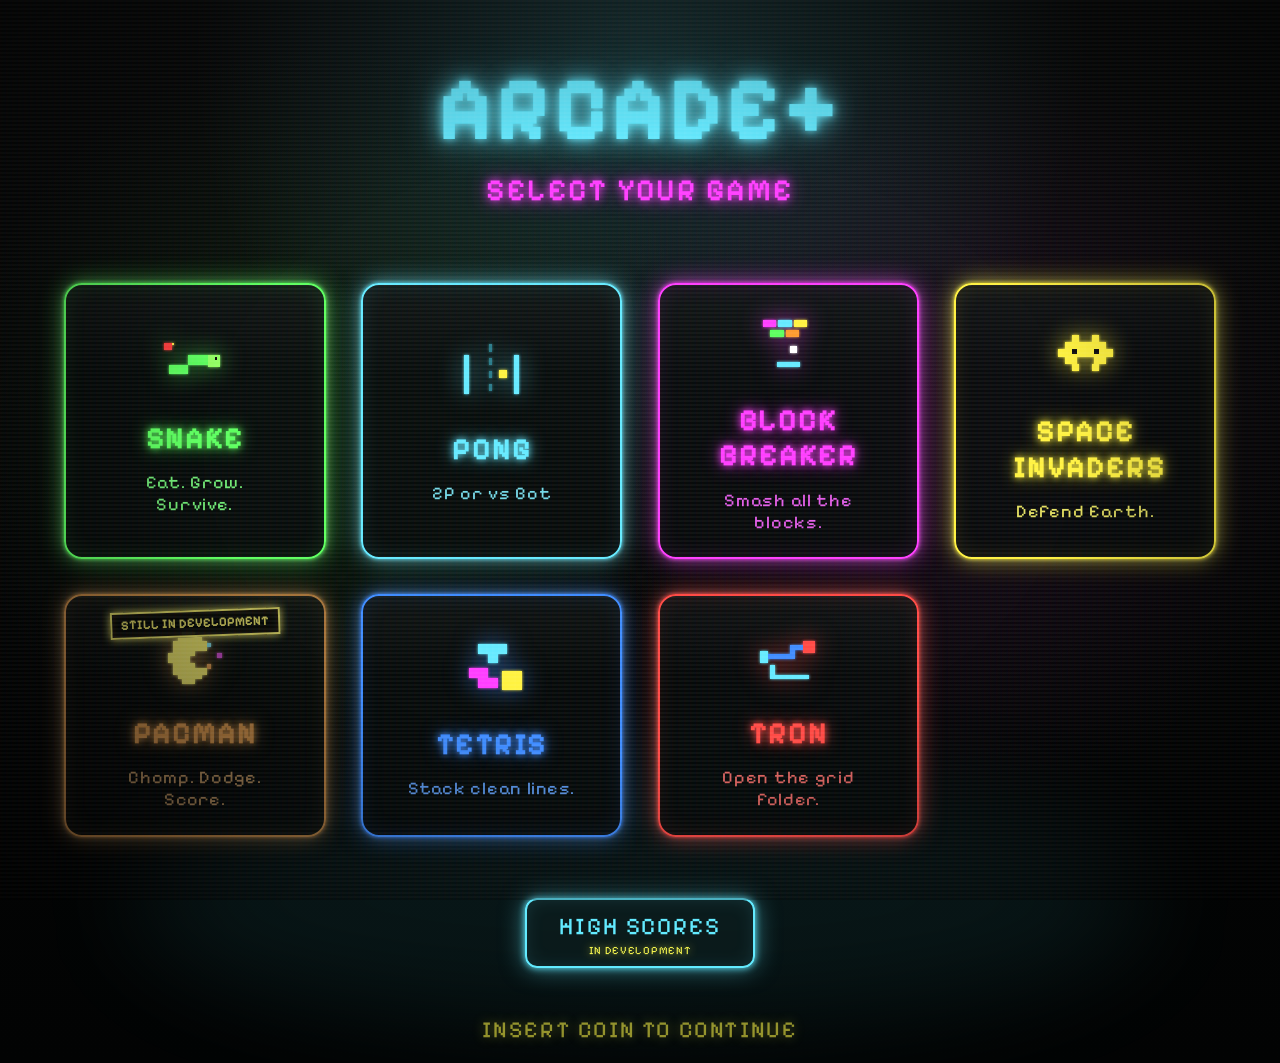
<file: index.html>
<!doctype html>
<html lang="en">
  <head>
    <meta charset="UTF-8" />
    <meta name="viewport" content="width=device-width, initial-scale=1.0" />
    <title>Arcade+</title>
    <link rel="preconnect" href="https://fonts.googleapis.com" />
    <link rel="preconnect" href="https://fonts.gstatic.com" crossorigin />
    <link
      href="https://fonts.googleapis.com/css2?family=Pixelify+Sans:wght@400..700&display=swap"
      rel="stylesheet"
    />
    <link rel="stylesheet" href="styles.css" />
  </head>
  <body>
    <main class="arcade-shell">
      <div class="crt-glow" aria-hidden="true"></div>

      <section id="launcherView" class="launcher-view" data-launcher-view="home">
        <header class="hero">
          <p class="kicker">ARCADE+</p>
          <h1>SELECT YOUR GAME</h1>
        </header>

        <section class="game-grid" aria-label="Game launcher">
          <a class="game-card card-green" href="snake/index.html">
            <img src="assets/images/snake.svg" alt="" class="game-icon" onerror="this.hidden=true" />
            <span class="game-title">Snake</span>
            <span class="game-copy">Eat. Grow. Survive.</span>
          </a>

          <a class="game-card card-cyan" href="Pong/index.html">
            <img src="assets/images/pong.svg" alt="" class="game-icon" onerror="this.hidden=true" />
            <span class="game-title">Pong</span>
            <span class="game-copy">2P or vs Bot</span>
          </a>

          <a class="game-card card-pink" href="Breaker/index.html">
            <img src="assets/images/breaker.svg" alt="" class="game-icon" onerror="this.hidden=true" />
            <span class="game-title">Block Breaker</span>
            <span class="game-copy">Smash all the blocks.</span>
          </a>

          <a class="game-card card-yellow" href="Space_invaders/index.html">
            <img src="assets/images/space-invaders.svg" alt="" class="game-icon" onerror="this.hidden=true" />
            <span class="game-title">Space Invaders</span>
            <span class="game-copy">Defend Earth.</span>
          </a>

          <div class="game-card game-card-disabled card-orange" aria-disabled="true">
            <span class="development-badge">Still in development</span>
            <img src="assets/images/pacman.svg" alt="" class="game-icon" onerror="this.hidden=true" />
            <span class="game-title">Pacman</span>
            <span class="game-copy">Chomp. Dodge. Score.</span>
          </div>

          <a class="game-card card-blue" href="Tetris/index.html">
            <img src="assets/images/tetris.svg" alt="" class="game-icon" onerror="this.hidden=true" />
            <span class="game-title">Tetris</span>
            <span class="game-copy">Stack clean lines.</span>
          </a>

          <button class="game-card card-red" id="tronFolderButton" type="button">
            <img src="assets/images/tron.svg" alt="" class="game-icon" onerror="this.hidden=true" />
            <span class="game-title">Tron</span>
            <span class="game-copy">Open the grid folder.</span>
          </button>
        </section>

        <button class="high-scores-button" id="highScoresButton" type="button">
          <span>High Scores</span>
          <span class="button-development-tag">In development</span>
        </button>
        <p class="coin-copy">INSERT COIN TO CONTINUE</p>
      </section>

      <section id="tronView" class="launcher-view tron-view" data-launcher-view="tron" hidden>
        <header class="hero">
          <p class="kicker">TRON</p>
          <h1>SELECT YOUR GRID</h1>
        </header>

        <section class="game-grid tron-grid" aria-label="Tron game launcher">
          <a class="game-card card-red" href="Tron/index.html">
            <img src="assets/images/tron.svg" alt="" class="game-icon" onerror="this.hidden=true" />
            <span class="game-title">Classic Tron</span>
            <span class="game-copy">Tight arena. Shared camera.</span>
          </a>

          <a class="game-card card-cyan" href="Tron%202.0%20-%20Big%20Screen/index.html">
            <img src="assets/images/tron.svg" alt="" class="game-icon" onerror="this.hidden=true" />
            <span class="game-title">Tron 2.0</span>
            <span class="game-copy">Large board. Each player has their own camera.</span>
          </a>

          <a class="game-card card-yellow" href="Tron%203.o%20multiplayer/index.html">
            <img src="assets/images/tron.svg" alt="" class="game-icon" onerror="this.hidden=true" />
            <span class="game-title">Tron 3.o</span>
            <span class="game-copy">Multiplayer grid for up to 6 players.</span>
          </a>
        </section>

        <button class="back-button launcher-back-button" id="tronBackButton" type="button">← Back to Home</button>
      </section>

      <section
        id="highScoresView"
        class="scores-modal"
        role="dialog"
        aria-modal="true"
        aria-labelledby="scoresTitle"
        hidden
      >
        <div class="scores-backdrop" id="scoresBackdrop"></div>
        <div class="scores-view">
          <header class="scores-header">
            <h1 id="scoresTitle">HIGH SCORES</h1>
            <p class="scores-development-note">Still in development</p>
          </header>
          <nav class="score-tabs" id="scoreTabs" aria-label="High score games"></nav>
          <ol class="score-list" id="scoreList"></ol>
          <p class="score-status" id="scoreStatus" aria-live="polite"></p>
          <button class="back-button" id="backButton" type="button">← Back</button>
        </div>
      </section>
    </main>
    <script src="assets/js/high-scores.js"></script>
    <script src="assets/js/home.js"></script>
  </body>
</html>
</file>
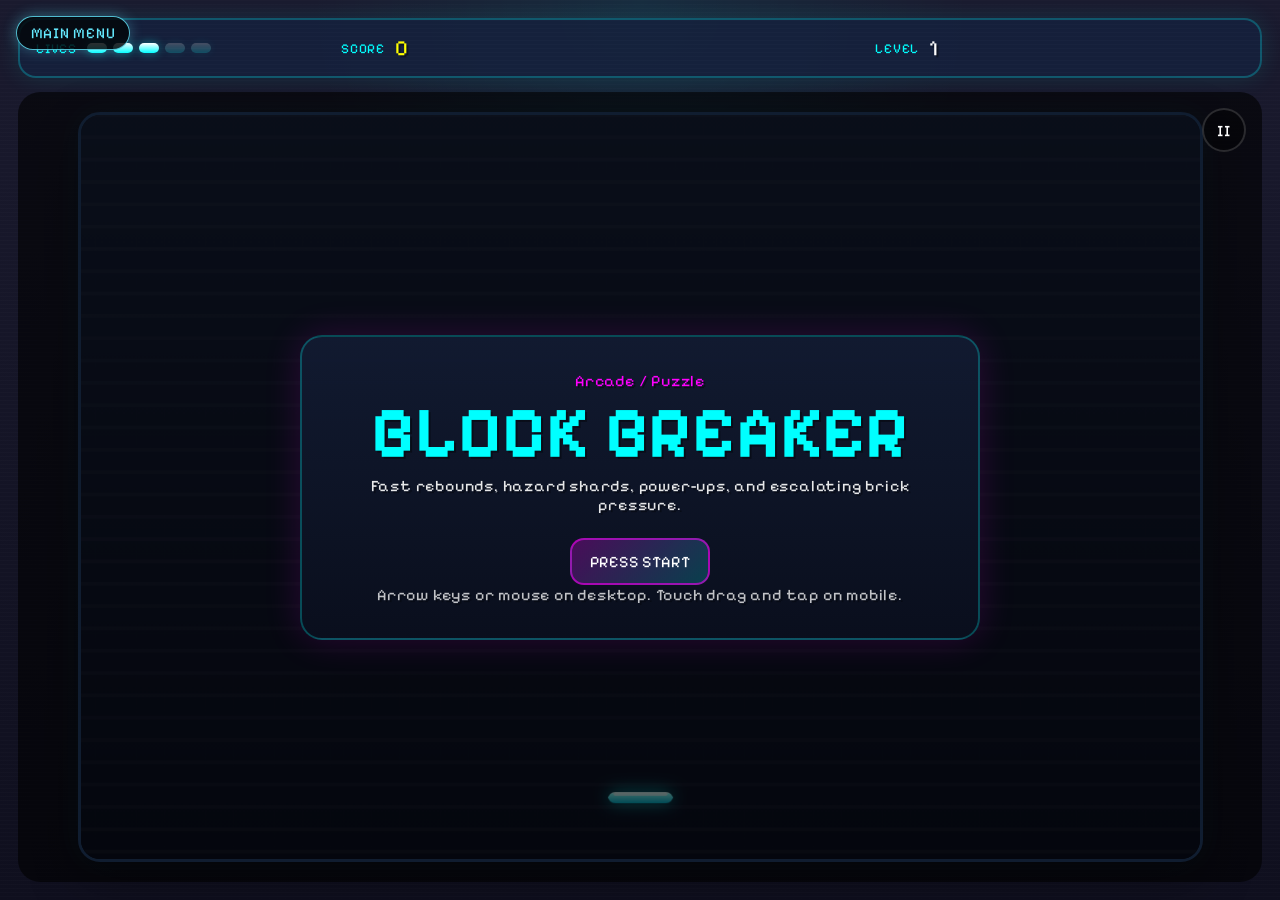
<file: Breaker/index.html>
<!DOCTYPE html>
<html lang="en">
<head>
  <meta charset="UTF-8">
  <meta name="viewport" content="width=device-width, initial-scale=1.0, viewport-fit=cover">
  <title>Block Breaker</title>
  <link rel="preconnect" href="https://fonts.googleapis.com">
  <link rel="preconnect" href="https://fonts.gstatic.com" crossorigin>
  <link href="https://fonts.googleapis.com/css2?family=Pixelify+Sans:wght@400..700&display=swap" rel="stylesheet">
  <link rel="stylesheet" href="styles.css">
</head>
<body>
  <a class="main-menu-link" href="../index.html">Main Menu</a>
  <div class="scanlines" aria-hidden="true"></div>
  <main class="app-shell">
    <header class="hud" id="hud">
      <div class="hud-block lives-block">
        <div class="hud-label">Lives</div>
        <div class="lives-icons" id="livesIcons"></div>
      </div>
      <div class="hud-block score-block">
        <div class="hud-label">Score</div>
        <div class="hud-value score-value" id="scoreValue">0</div>
      </div>
      <div class="hud-block level-block">
        <div class="hud-label">Level</div>
        <div class="hud-value" id="levelValue">1</div>
        <div class="power-badge hidden" id="powerBadge"></div>
      </div>
    </header>

    <section class="playframe">
      <canvas id="gameCanvas" width="1200" height="800" aria-label="Block Breaker game"></canvas>
      <button class="pause-button" id="pauseButton" type="button">II</button>
      <div class="touch-hint" id="touchHint">Drag to move · Tap to launch / fire</div>

      <div class="overlay title-overlay" id="titleOverlay">
        <div class="overlay-card">
          <p class="eyebrow">Arcade / Puzzle</p>
          <h1>Block Breaker</h1>
          <p class="subtitle">Fast rebounds, hazard shards, power-ups, and escalating brick pressure.</p>
          <button class="primary-button" id="startButton" type="button">Press Start</button>
          <p class="help-line">Arrow keys or mouse on desktop. Touch drag and tap on mobile.</p>
        </div>
      </div>

      <div class="overlay hidden" id="pauseOverlay">
        <div class="overlay-card small">
          <h2>Paused</h2>
          <div class="button-row">
            <button class="primary-button" id="resumeButton" type="button">Resume</button>
            <button class="ghost-button" id="restartButton" type="button">Restart</button>
            <button class="ghost-button" id="menuButton" type="button">Main Menu</button>
          </div>
        </div>
      </div>

      <div class="overlay hidden" id="bannerOverlay">
        <div class="overlay-card banner-card">
          <h2 id="bannerTitle">Level Clear</h2>
          <p class="banner-score" id="bannerScore">+0</p>
          <p id="bannerDetail">Next level loading...</p>
        </div>
      </div>

      <div class="overlay hidden" id="gameOverOverlay">
        <div class="overlay-card">
          <h2 class="danger">Game Over</h2>
          <p class="final-score-label">Final Score</p>
          <p class="final-score" id="finalScore">0</p>
          <div class="button-row">
            <button class="primary-button" id="playAgainButton" type="button">Play Again</button>
            <button class="ghost-button" id="mainMenuButton" type="button">Main Menu</button>
          </div>
        </div>
      </div>
    </section>
  </main>

  <script src="../assets/js/high-scores.js"></script>
  <script src="game.js"></script>
</body>
</html>
</file>
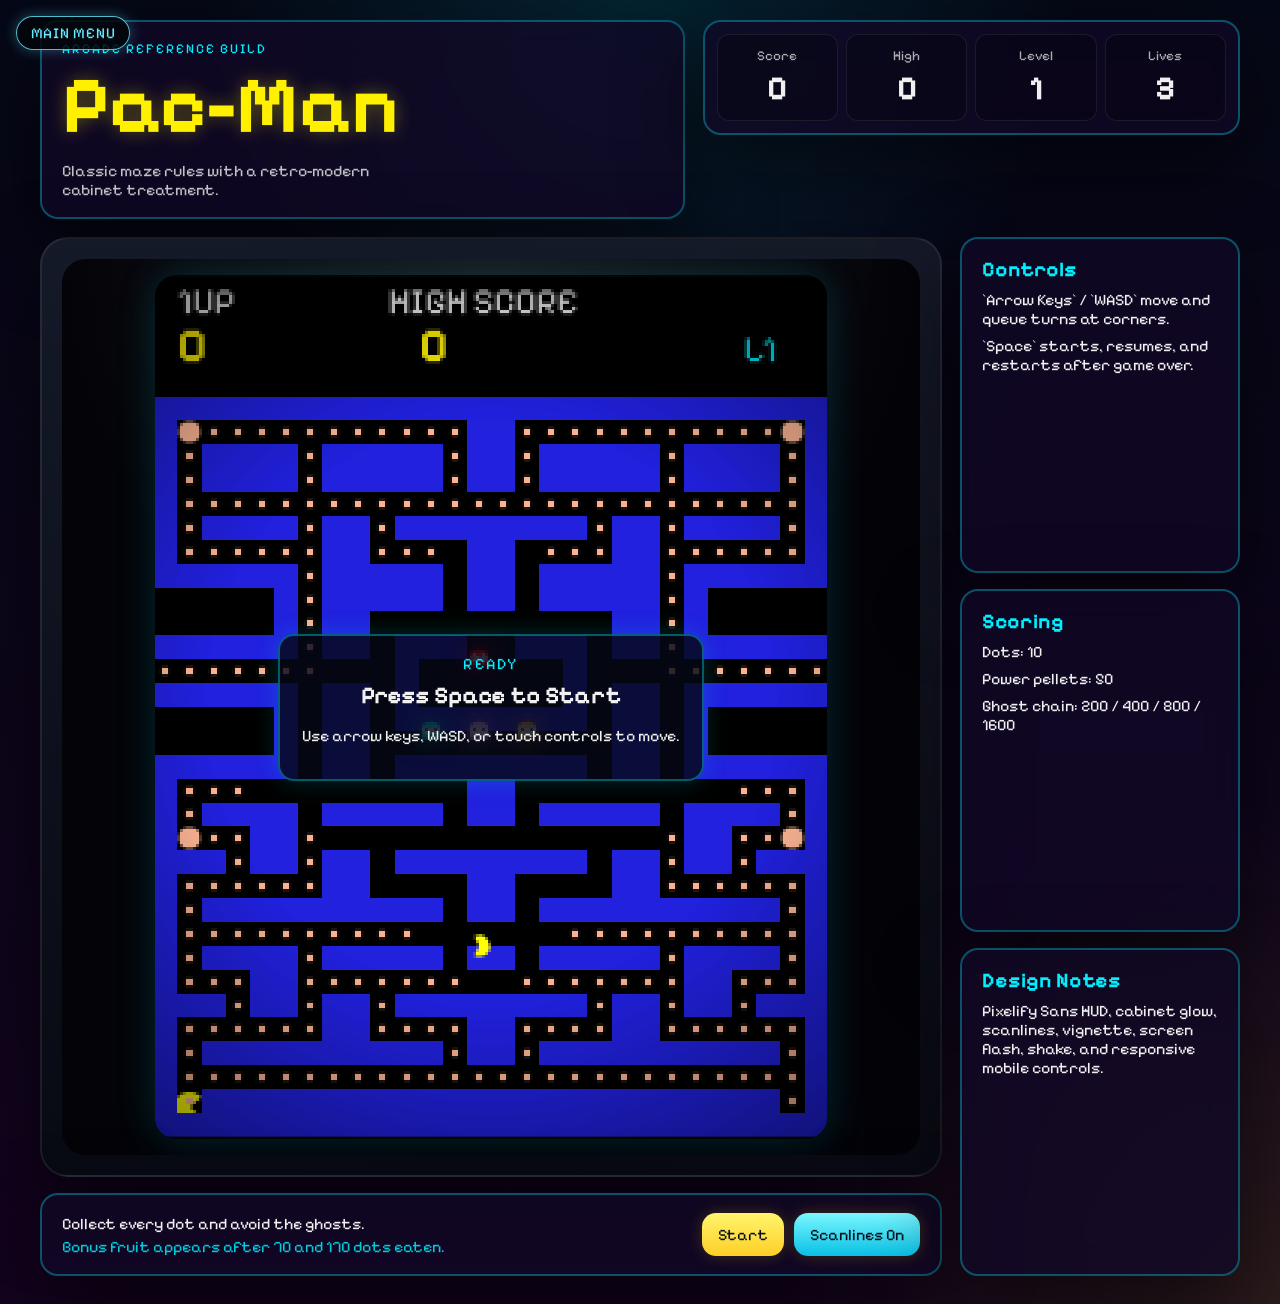
<file: Pacman/index.html>
<!DOCTYPE html>
<html lang="en">
  <head>
    <meta charset="UTF-8" />
    <meta name="viewport" content="width=device-width, initial-scale=1.0" />
    <title>Pac-Man</title>
    <link rel="preconnect" href="https://fonts.googleapis.com" />
    <link rel="preconnect" href="https://fonts.gstatic.com" crossorigin />
    <link
      href="https://fonts.googleapis.com/css2?family=Pixelify+Sans:wght@400..700&display=swap"
      rel="stylesheet"
    />
    <link rel="stylesheet" href="styles.css" />
  </head>
  <body>
    <a class="main-menu-link" href="../index.html">Main Menu</a>
    <div class="app-shell">
      <header class="topbar">
        <div class="brand-block">
          <p class="eyebrow">Arcade Reference Build</p>
          <h1>Pac-Man</h1>
          <p class="subhead">Classic maze rules with a retro-modern cabinet treatment.</p>
        </div>
        <div class="hud-panel">
          <div class="hud-stat">
            <span class="label">Score</span>
            <strong id="score">0</strong>
          </div>
          <div class="hud-stat">
            <span class="label">High</span>
            <strong id="highScore">0</strong>
          </div>
          <div class="hud-stat">
            <span class="label">Level</span>
            <strong id="level">1</strong>
          </div>
          <div class="hud-stat lives-stat">
            <span class="label">Lives</span>
            <strong id="lives">3</strong>
          </div>
        </div>
      </header>

      <main class="game-layout">
        <section class="cabinet">
          <div class="cabinet-frame flash-layer" id="effectsFrame">
            <div class="crt-shell shake-layer" id="shakeLayer">
              <div class="crt-screen">
                <canvas id="game" width="224" height="288" aria-label="Pac-Man game"></canvas>
                <div class="scanlines" id="scanlines"></div>
                <div class="vignette"></div>
                <div class="overlay screen-message active" id="overlay">
                  <div class="overlay-card">
                    <p class="overlay-kicker">Ready</p>
                    <h2 id="overlayTitle">Press Space to Start</h2>
                    <p id="overlayText">Use arrow keys, WASD, or touch controls to move.</p>
                  </div>
                </div>
              </div>
            </div>
          </div>

          <div class="bottom-bar">
            <div class="status-stack">
              <p id="statusText">Collect every dot and avoid the ghosts.</p>
              <p id="bonusText">Bonus fruit appears after 70 and 170 dots eaten.</p>
            </div>
            <div class="control-row">
              <button id="startButton" class="arcade-button">Start</button>
              <button id="scanlineButton" class="arcade-button arcade-button-secondary">Scanlines On</button>
            </div>
          </div>
        </section>

        <aside class="info-panel">
          <section class="panel-card">
            <h3>Controls</h3>
            <p>`Arrow Keys` / `WASD` move and queue turns at corners.</p>
            <p>`Space` starts, resumes, and restarts after game over.</p>
          </section>

          <section class="panel-card">
            <h3>Scoring</h3>
            <p>Dots: 10</p>
            <p>Power pellets: 50</p>
            <p>Ghost chain: 200 / 400 / 800 / 1600</p>
          </section>

          <section class="panel-card">
            <h3>Design Notes</h3>
            <p>Pixelify Sans HUD, cabinet glow, scanlines, vignette, screen flash, shake, and responsive mobile controls.</p>
          </section>
        </aside>
      </main>

      <nav class="touch-controls" aria-label="Touch controls">
        <button data-dir="up">▲</button>
        <div class="touch-middle">
          <button data-dir="left">◀</button>
          <button data-dir="down">▼</button>
          <button data-dir="right">▶</button>
        </div>
      </nav>
    </div>

    <script src="../assets/js/high-scores.js"></script>
    <script src="game.js"></script>
  </body>
</html>
</file>
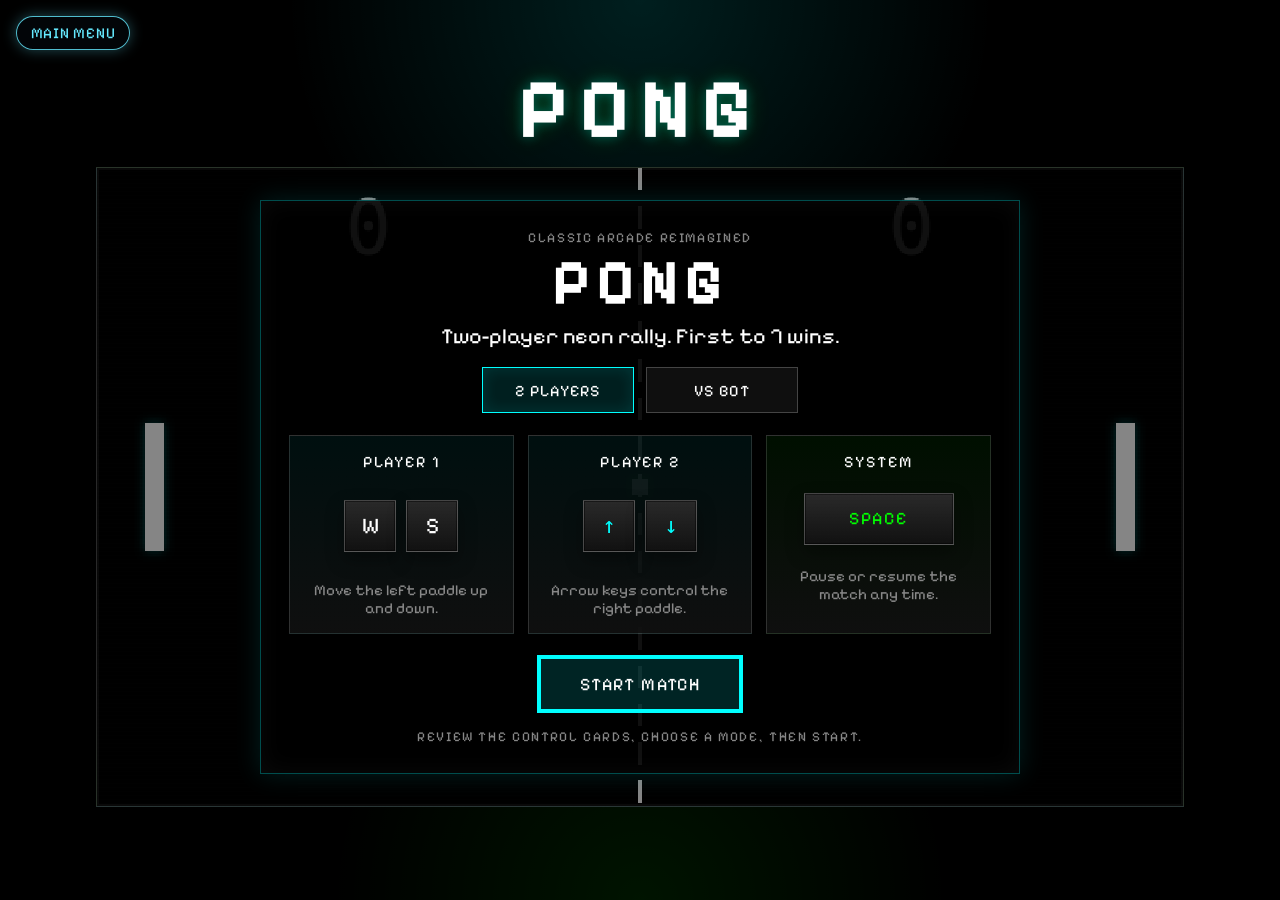
<file: Pong/index.html>
<!doctype html>
<html lang="en">
  <head>
    <meta charset="UTF-8" />
    <meta name="viewport" content="width=device-width, initial-scale=1.0" />
    <title>Pong</title>
    <link rel="preconnect" href="https://fonts.googleapis.com" />
    <link rel="preconnect" href="https://fonts.gstatic.com" crossorigin />
    <link
      href="https://fonts.googleapis.com/css2?family=Pixelify+Sans:wght@400..700&display=swap"
      rel="stylesheet"
    />
    <link rel="stylesheet" href="styles.css" />
  </head>
  <body>
    <a class="main-menu-link" href="../index.html">Main Menu</a>
    <main class="app-shell">
      <header class="page-header" aria-label="Game title">
        <h1 class="page-title">PONG</h1>
      </header>

      <section class="game-area">
        <div class="canvas-wrap">
          <canvas
            id="game"
            width="680"
            height="400"
            aria-label="Pong game court"
            role="img"
          ></canvas>

          <div class="scanlines" aria-hidden="true"></div>

          <div class="overlay" id="overlay">
            <div class="overlay-card">
              <p class="eyebrow" id="overlay-eyebrow">Classic Arcade Reimagined</p>
              <h1 class="overlay-title" id="overlay-title">PONG</h1>
              <p class="overlay-text" id="overlay-text">
                Two-player neon rally. First to 7 wins.
              </p>
              <div class="mode-select" id="mode-select" role="group" aria-label="Game mode">
                <button
                  class="mode-button is-active"
                  id="mode-two-player"
                  type="button"
                  data-mode="pvp"
                  aria-pressed="true"
                >
                  2 Players
                </button>
                <button
                  class="mode-button"
                  id="mode-bot"
                  type="button"
                  data-mode="bot"
                  aria-pressed="false"
                >
                  Vs Bot
                </button>
              </div>
              <div class="controls-popup" id="controls-popup" aria-label="Controls">
                <article class="control-card">
                  <p class="control-title" id="left-control-title">Player 1</p>
                  <div class="key-stack" aria-hidden="true" id="left-control-visual">
                    <span class="keycap">W</span>
                    <span class="keycap">S</span>
                  </div>
                  <p class="control-copy" id="left-control-copy">Move the left paddle up and down.</p>
                </article>
                <article class="control-card" id="right-control-card">
                  <p class="control-title" id="right-control-title">Player 2</p>
                  <div class="key-stack" aria-hidden="true" id="right-control-visual">
                    <span class="keycap keycap-arrow">↑</span>
                    <span class="keycap keycap-arrow">↓</span>
                  </div>
                  <p class="control-copy" id="right-control-copy">Arrow keys control the right paddle.</p>
                </article>
                <article class="control-card control-card-system">
                  <p class="control-title">System</p>
                  <div class="key-stack key-stack-wide" aria-hidden="true">
                    <span class="keycap keycap-space">SPACE</span>
                  </div>
                  <p class="control-copy">Pause or resume the match any time.</p>
                </article>
              </div>
              <div class="overlay-actions">
                <button class="overlay-button" id="primary-action" type="button">
                  Start Match
                </button>
              </div>
              <p class="controls-text" id="controls-text">
                Player 1: W / S · Player 2: ↑ / ↓ · Space: Pause
              </p>
            </div>
          </div>
        </div>
      </section>

      <section class="status-bar" aria-label="Status and controls">
      </section>
    </main>

    <div class="sr-only" aria-live="polite">Player 1 score: <span id="score-left">0</span></div>
    <div class="sr-only" aria-live="polite">Player 2 score: <span id="score-right">0</span></div>
    <div class="sr-only" id="announcer" aria-live="polite"></div>

    <script src="../assets/js/high-scores.js"></script>
    <script src="sound-library.js"></script>
    <script src="game.js"></script>
  </body>
</html>
</file>
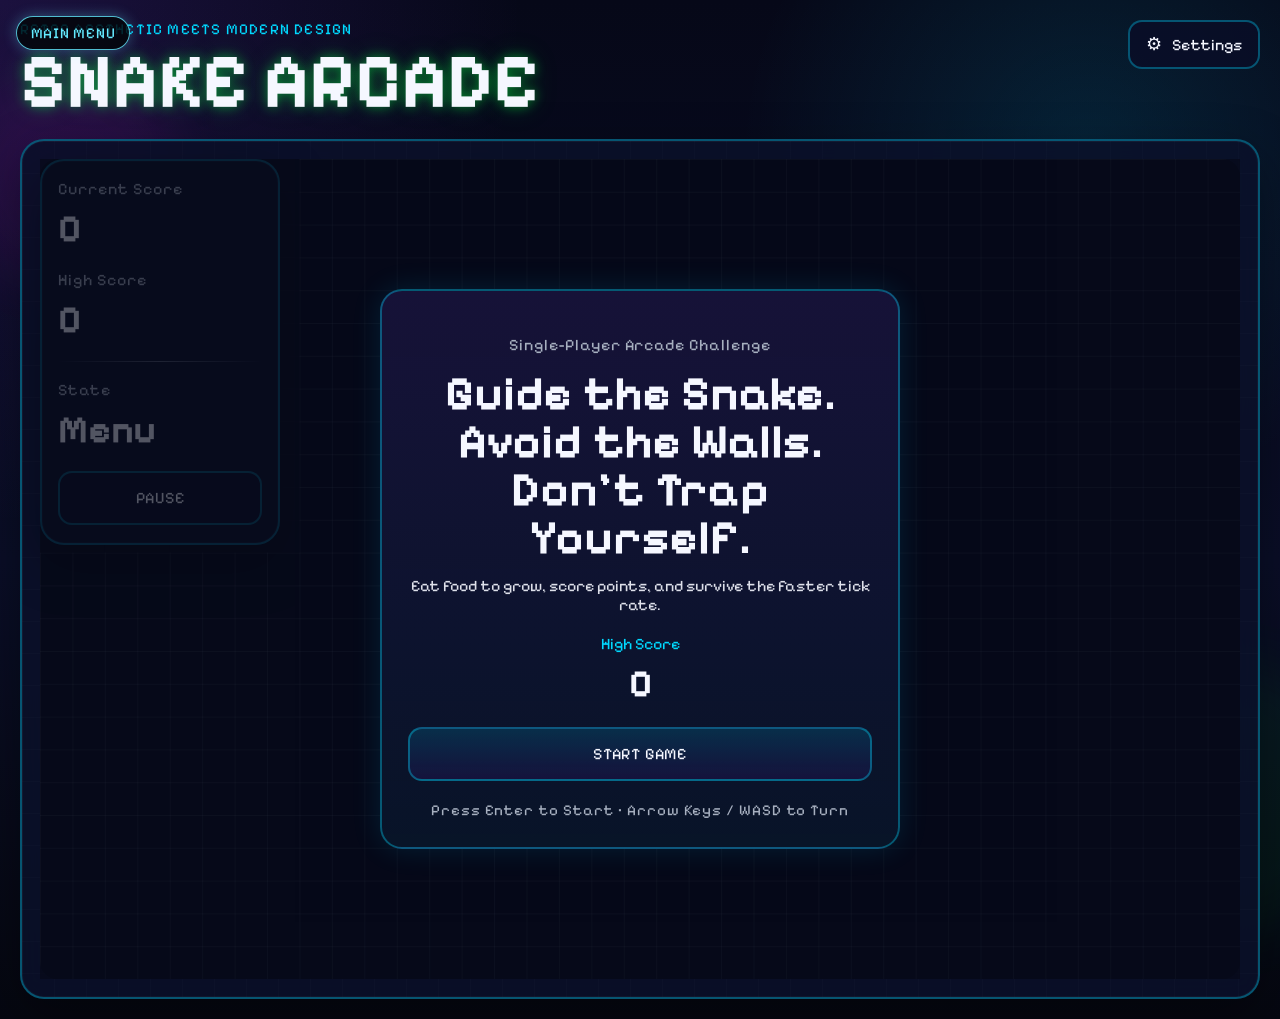
<file: snake/index.html>
<!DOCTYPE html>
<html lang="en">
  <head>
    <meta charset="UTF-8" />
    <meta name="viewport" content="width=device-width, initial-scale=1.0" />
    <title>Snake Arcade</title>
    <link rel="preconnect" href="https://fonts.googleapis.com" />
    <link rel="preconnect" href="https://fonts.gstatic.com" crossorigin />
    <link
      href="https://fonts.googleapis.com/css2?family=Pixelify+Sans:wght@400..700&display=swap"
      rel="stylesheet"
    />
    <link rel="stylesheet" href="./styles.css" />
  </head>
  <body>
    <a class="main-menu-link" href="../index.html">Main Menu</a>
    <div class="app-shell">
      <div class="ambient ambient-left"></div>
      <div class="ambient ambient-right"></div>

      <header class="topbar">
        <div class="brand-block">
          <p class="eyebrow">Retro Aesthetic Meets Modern Design</p>
          <h1>SNAKE ARCADE</h1>
        </div>

        <button
          class="icon-button"
          id="settingsButton"
          type="button"
          aria-controls="settingsPanel"
          aria-expanded="false"
        >
          <span class="gear" aria-hidden="true">⚙</span>
          <span>Settings</span>
        </button>
      </header>

      <main class="game-layout">
        <section class="cabinet">
          <div class="board-frame">
            <div class="starfield" aria-hidden="true"></div>
            <canvas
              id="gameCanvas"
              width="640"
              height="640"
              aria-label="Snake game board"
            ></canvas>
            <div class="crt-overlay" id="crtOverlay" aria-hidden="true"></div>

            <aside class="hud-card">
              <div class="hud-section">
                <span class="hud-label">Current Score</span>
                <strong id="scoreValue">0</strong>
              </div>

              <div class="hud-section">
                <span class="hud-label">High Score</span>
                <strong id="highScoreValue">0</strong>
              </div>

              <div class="hud-divider"></div>

              <div class="hud-section">
                <span class="hud-label">State</span>
                <strong id="stateValue">Menu</strong>
              </div>

              <div class="hud-actions">
                <button class="pixel-button secondary" id="pauseButton" type="button">
                  Pause
                </button>
              </div>
            </aside>

            <section class="overlay-screen active" id="menuOverlay">
              <div class="overlay-card">
                <p class="overlay-kicker">Single-Player Arcade Challenge</p>
                <h2>Guide the Snake. Avoid the Walls. Don’t Trap Yourself.</h2>
                <p class="overlay-copy">
                  Eat food to grow, score points, and survive the faster tick rate.
                </p>
                <div class="overlay-score">
                  <span>High Score</span>
                  <strong id="menuHighScoreValue">0</strong>
                </div>
                <div class="overlay-actions">
                  <button class="pixel-button" id="menuStartButton" type="button">
                    Start Game
                  </button>
                </div>
                <p class="footer-hint">Press Enter to Start • Arrow Keys / WASD to Turn</p>
              </div>
            </section>

            <section class="overlay-screen" id="pausedOverlay">
              <div class="overlay-card compact">
                <p class="overlay-kicker">Paused</p>
                <h2>Board Frozen</h2>
                <p class="overlay-copy">Press P or the pause button to resume.</p>
              </div>
            </section>

            <section class="overlay-screen" id="gameOverOverlay">
              <div class="overlay-card">
                <p class="overlay-kicker warning">Game Over</p>
                <h2>Collision Detected</h2>
                <p class="overlay-copy">The run ends instantly when the snake hits a wall or itself.</p>
                <div class="overlay-score">
                  <span>Final Score</span>
                  <strong id="finalScoreValue">0</strong>
                </div>
                <div class="overlay-score badge hidden" id="newHighScoreBadge">
                  <span>New High Score!</span>
                </div>
                <div class="overlay-actions">
                  <button class="pixel-button" id="restartButton" type="button">Restart</button>
                  <button class="pixel-button secondary" id="mainMenuButton" type="button">
                    Main Menu
                  </button>
                </div>
                <p class="footer-hint">Press Enter or Space to Restart</p>
              </div>
            </section>

            <section class="settings-panel" id="settingsPanel" hidden>
              <div class="settings-row">
                <label for="difficultySelect">Starting Speed</label>
                <select id="difficultySelect">
                  <option value="easy">Easy</option>
                  <option value="medium">Medium</option>
                  <option value="hard">Hard</option>
                  <option value="extreme">Extreme</option>
                </select>
              </div>
              <div class="settings-row toggle-row">
                <label for="crtToggle">CRT Overlay</label>
                <input id="crtToggle" type="checkbox" checked />
              </div>
              <div class="settings-row">
                <p class="settings-hint">
                  Only the latest valid turn is applied each tick. Reverse input is ignored.
                </p>
              </div>
            </section>
          </div>
        </section>
      </main>
    </div>

    <script src="../assets/js/high-scores.js"></script>
    <script src="./game.js"></script>
  </body>
</html>
</file>
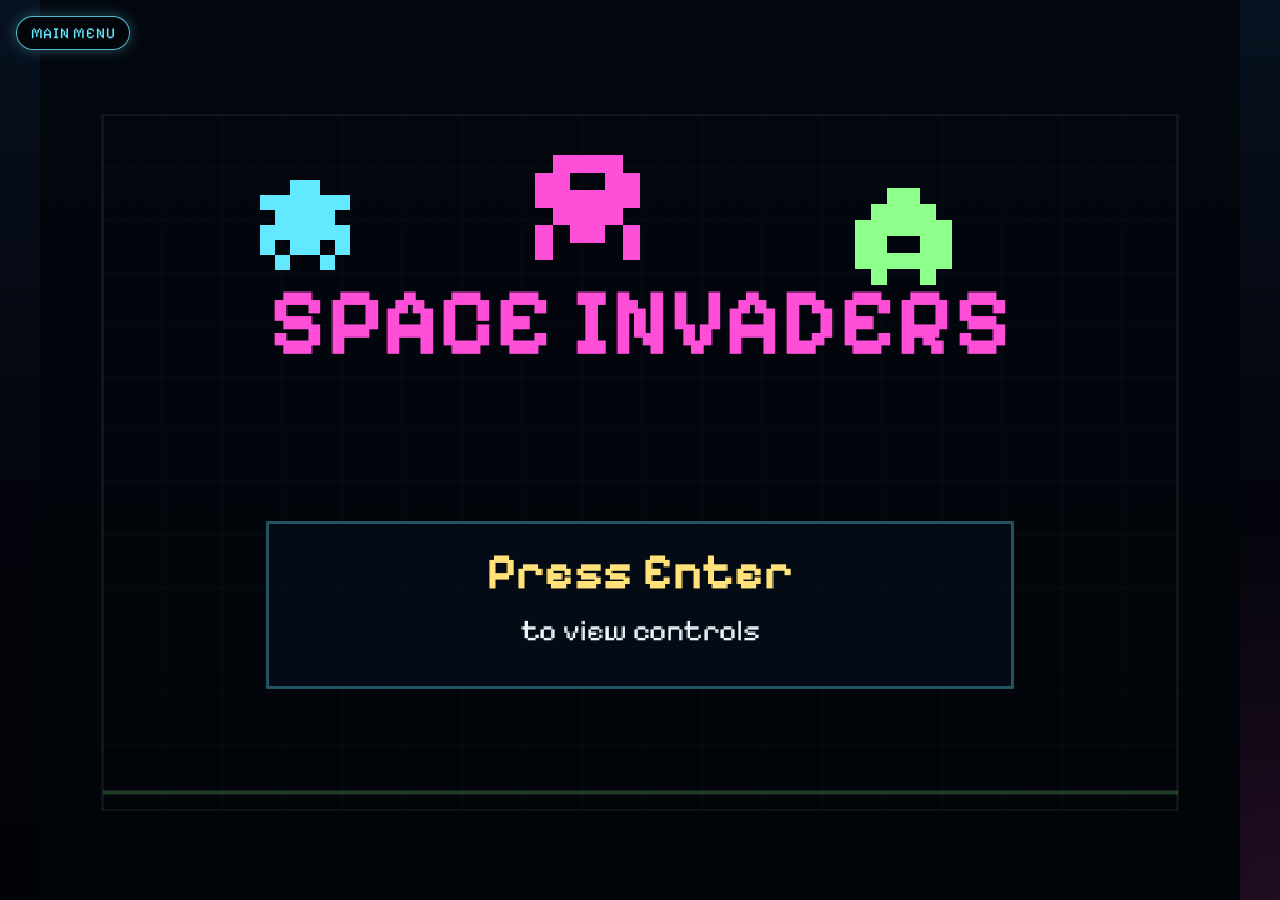
<file: Space_invaders/index.html>
<!DOCTYPE html>
<html lang="en">
<head>
  <meta charset="UTF-8">
  <meta name="viewport" content="width=device-width, initial-scale=1.0">
  <title>Space Invaders</title>
  <link rel="preconnect" href="https://fonts.googleapis.com">
  <link rel="preconnect" href="https://fonts.gstatic.com" crossorigin>
  <link href="https://fonts.googleapis.com/css2?family=Pixelify+Sans:wght@400..700&display=swap" rel="stylesheet">
  <link rel="stylesheet" href="styles.css">
</head>
<body>
  <a class="main-menu-link" href="../index.html">Main Menu</a>
  <canvas id="game" width="960" height="720" aria-label="Space Invaders game area"></canvas>
  <script src="../assets/js/high-scores.js"></script>
  <script src="game.js"></script>
</body>
</html>
</file>
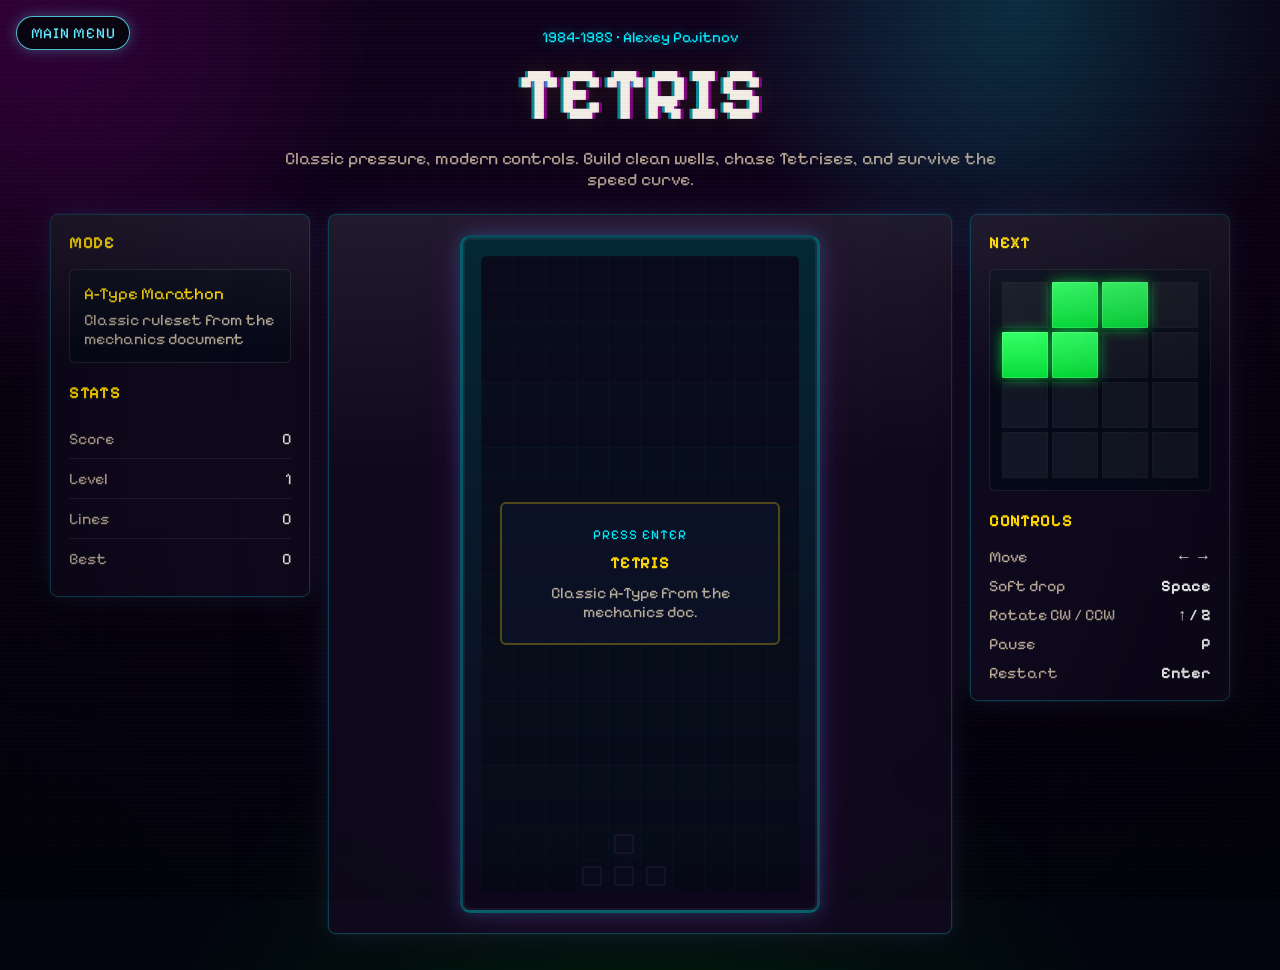
<file: Tetris/index.html>
<!DOCTYPE html>
<html lang="en">
  <head>
    <meta charset="UTF-8" />
    <meta name="viewport" content="width=device-width, initial-scale=1.0" />
    <title>Tetris</title>
    <link rel="preconnect" href="https://fonts.googleapis.com" />
    <link rel="preconnect" href="https://fonts.gstatic.com" crossorigin />
    <link
      href="https://fonts.googleapis.com/css2?family=Pixelify+Sans:wght@400..700&display=swap"
      rel="stylesheet"
    />
    <link rel="stylesheet" href="styles.css" />
  </head>
  <body>
    <a class="main-menu-link" href="../index.html">Main Menu</a>
    <div class="app-shell">
      <header class="hero">
        <p class="eyebrow">1984-1985 • Alexey Pajitnov</p>
        <h1>Tetris</h1>
        <p class="subtitle">
          Classic pressure, modern controls. Build clean wells, chase Tetrises,
          and survive the speed curve.
        </p>
      </header>

      <main class="layout">
        <aside class="panel side-panel">
          <section class="stack">
            <h2>Mode</h2>
            <div class="mode-card">
              <p>A-Type Marathon</p>
              <span>Classic ruleset from the mechanics document</span>
            </div>
          </section>

          <section class="stack">
            <h2>Stats</h2>
            <dl class="stats">
              <div>
                <dt>Score</dt>
                <dd id="score">0</dd>
              </div>
              <div>
                <dt>Level</dt>
                <dd id="level">1</dd>
              </div>
              <div>
                <dt>Lines</dt>
                <dd id="lines">0</dd>
              </div>
              <div>
                <dt>Best</dt>
                <dd id="best-score">0</dd>
              </div>
            </dl>
          </section>
        </aside>

        <section class="play-area">
          <div class="panel board-panel">
            <div class="board-frame">
              <canvas
                id="board"
                width="320"
                height="640"
                aria-label="Tetris board"
              ></canvas>
              <div class="overlay hidden" id="overlay" aria-live="polite">
                <div class="overlay-card">
                  <p id="overlay-kicker">Press Enter</p>
                  <h2 id="overlay-title">Tetris</h2>
                  <p id="overlay-message">
                    Use the keyboard to start the run.
                  </p>
                </div>
              </div>
            </div>
          </div>
        </section>

        <aside class="panel side-panel">
          <section class="stack">
            <h2>Next</h2>
            <div class="queue" id="next-queue" aria-label="Next pieces"></div>
          </section>

          <section class="stack">
            <h2>Controls</h2>
            <ul class="controls">
              <li><span>Move</span><strong>← →</strong></li>
              <li><span>Soft drop</span><strong>Space</strong></li>
              <li><span>Rotate CW / CCW</span><strong>↑ / Z</strong></li>
              <li><span>Pause</span><strong>P</strong></li>
              <li><span>Restart</span><strong>Enter</strong></li>
            </ul>
          </section>
        </aside>
      </main>
    </div>

    <script src="../assets/js/high-scores.js"></script>
    <script src="game.js"></script>
  </body>
</html>
</file>
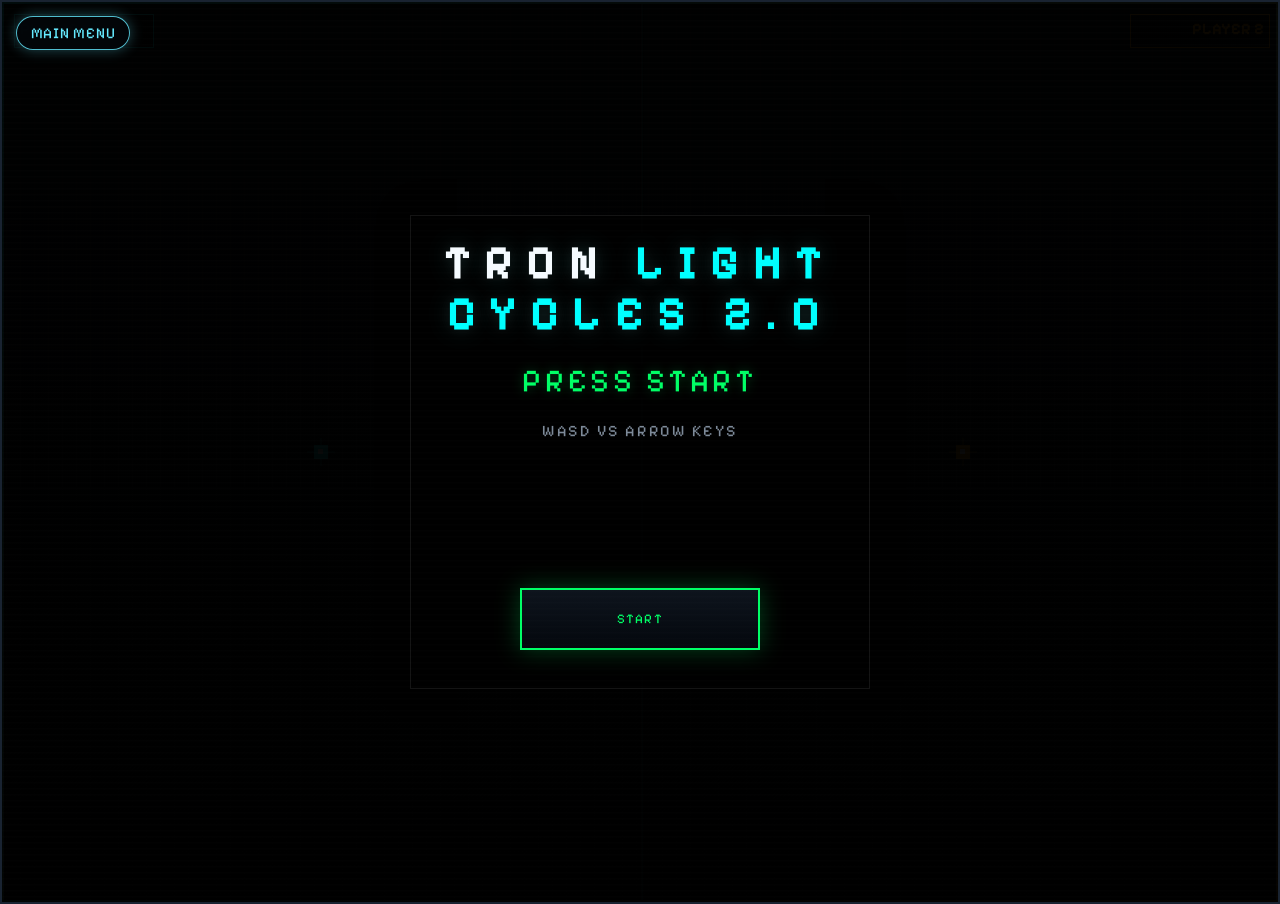
<file: Tron 2.0 - Big Screen/index.html>
<!DOCTYPE html>
<html lang="en">
  <head>
    <meta charset="UTF-8" />
    <meta name="viewport" content="width=device-width, initial-scale=1.0" />
    <title>TRON Light Cycles 2.o</title>
    <link rel="preconnect" href="https://fonts.googleapis.com" />
    <link rel="preconnect" href="https://fonts.gstatic.com" crossorigin />
    <link
      href="https://fonts.googleapis.com/css2?family=Pixelify+Sans:wght@400..700&display=swap"
      rel="stylesheet"
    />
    <link rel="stylesheet" href="styles.css" />
  </head>
  <body>
    <a class="main-menu-link" href="../index.html">Main Menu</a>
    <div class="app-shell">
      <main class="compact-layout">
        <section class="arena-panel">
          <div class="arena-frame">
            <canvas
              id="gameCanvas"
              width="1200"
              height="960"
              aria-label="Split-screen TRON Light Cycles arena with separate player perspectives"
              role="img"
            ></canvas>
            <div id="overlay" class="overlay" aria-live="polite">
              <div id="overlayContent" class="overlay-card">
                <h1 id="screenTitle" class="screen-title">TRON <span>LIGHT CYCLES 2.o</span></h1>
                <p id="overlayHeadline" class="overlay-headline">PRESS START</p>
                <p id="overlaySubline" class="overlay-subline">
                  WASD VS ARROW KEYS
                </p>
                <p id="overlayBody" class="overlay-body"></p>
                <div id="overlayVisual" class="overlay-visual"></div>
                <button id="startButton" class="start-button" type="button">START</button>
                <div id="overlayActions" class="overlay-actions"></div>
              </div>
              <button id="setupSkipButton" class="small-button setup-skip-button is-hidden" type="button">
                SKIP
              </button>
            </div>
          </div>
        </section>
      </main>
    </div>

    <script src="../assets/js/high-scores.js"></script>
    <script src="game.js"></script>
  </body>
</html>
</file>
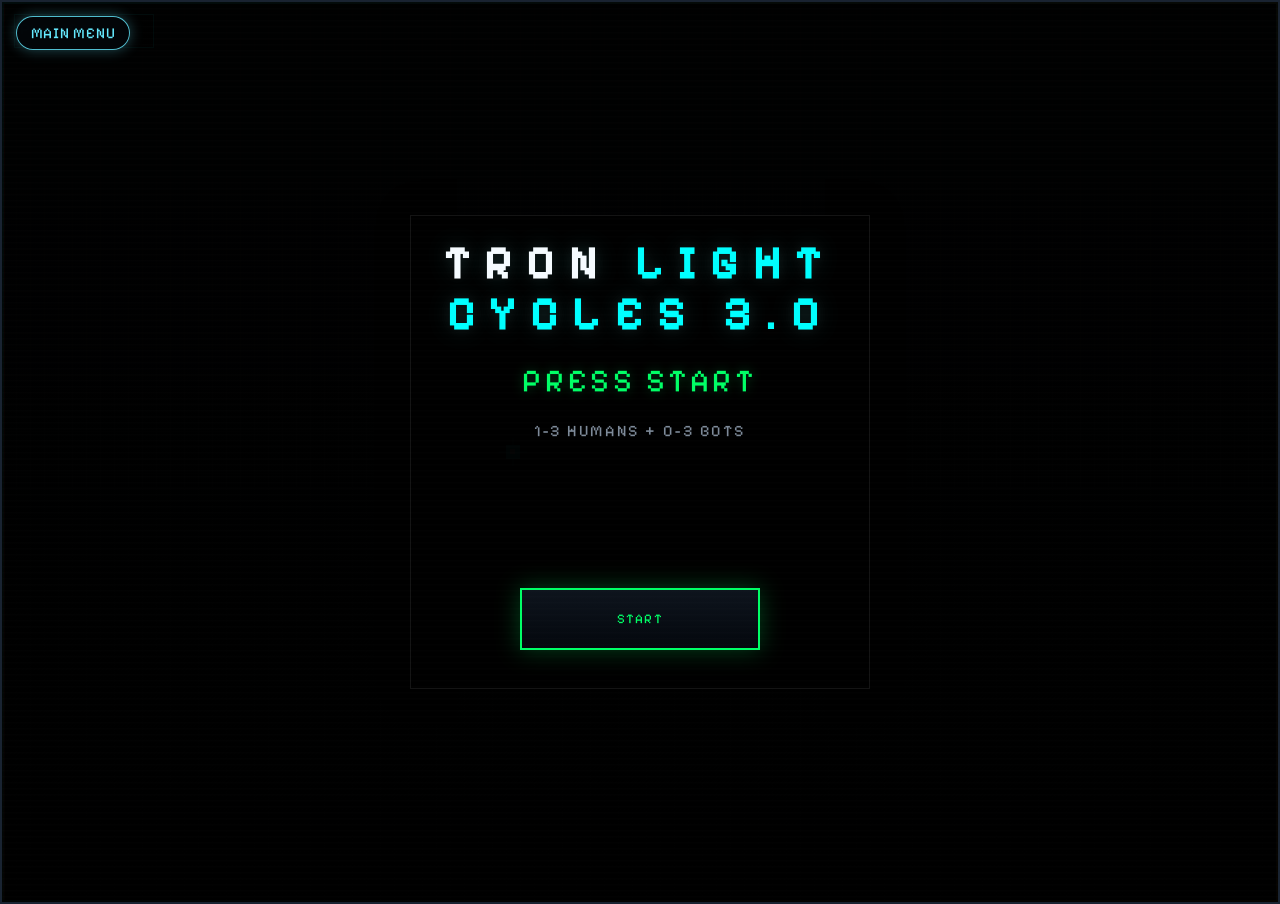
<file: Tron 3.o multiplayer/index.html>
<!DOCTYPE html>
<html lang="en">
  <head>
    <meta charset="UTF-8" />
    <meta name="viewport" content="width=device-width, initial-scale=1.0" />
    <title>TRON Light Cycles 3.o Multiplayer</title>
    <link rel="preconnect" href="https://fonts.googleapis.com" />
    <link rel="preconnect" href="https://fonts.gstatic.com" crossorigin />
    <link
      href="https://fonts.googleapis.com/css2?family=Pixelify+Sans:wght@400..700&display=swap"
      rel="stylesheet"
    />
    <link rel="stylesheet" href="styles.css" />
  </head>
  <body>
    <a class="main-menu-link" href="../index.html">Main Menu</a>
    <div class="app-shell">
      <main class="compact-layout">
        <section class="arena-panel">
          <div class="arena-frame">
            <canvas
              id="gameCanvas"
              width="1200"
              height="960"
              aria-label="Multiplayer TRON Light Cycles arena with human player camera panes"
              role="img"
            ></canvas>
            <div id="overlay" class="overlay" aria-live="polite">
              <div id="overlayContent" class="overlay-card">
                <h1 id="screenTitle" class="screen-title">TRON <span>LIGHT CYCLES 3.o</span></h1>
                <p id="overlayHeadline" class="overlay-headline">PRESS START</p>
                <p id="overlaySubline" class="overlay-subline">
                  WASD VS ARROW KEYS
                </p>
                <p id="overlayBody" class="overlay-body"></p>
                <div id="overlayVisual" class="overlay-visual"></div>
                <button id="startButton" class="start-button" type="button">START</button>
                <div id="overlayActions" class="overlay-actions"></div>
              </div>
              <button id="setupSkipButton" class="small-button setup-skip-button is-hidden" type="button">
                SKIP
              </button>
            </div>
          </div>
        </section>
      </main>
    </div>

    <script src="../assets/js/high-scores.js"></script>
    <script src="game.js"></script>
  </body>
</html>
</file>
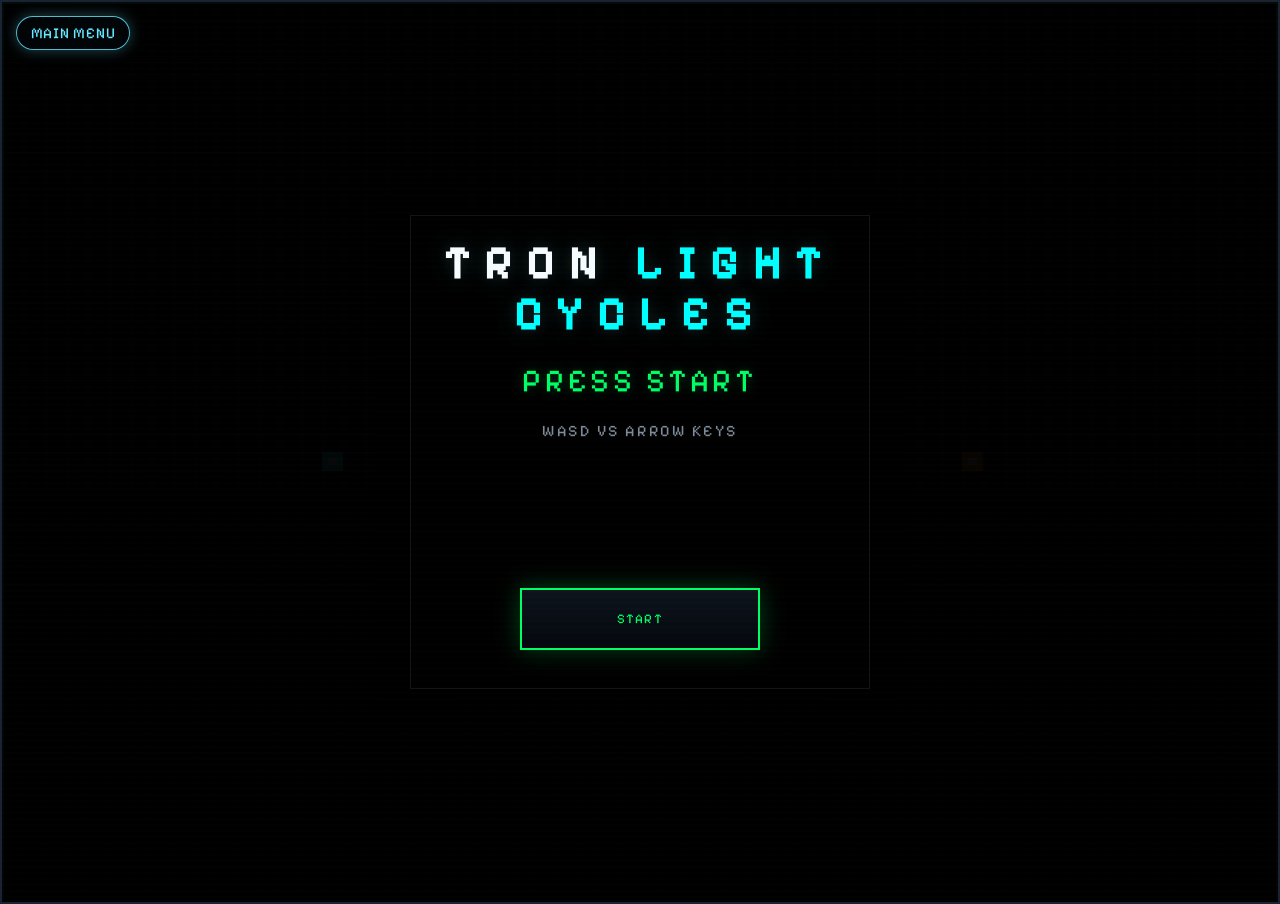
<file: Tron/index.html>
<!DOCTYPE html>
<html lang="en">
  <head>
    <meta charset="UTF-8" />
    <meta name="viewport" content="width=device-width, initial-scale=1.0" />
    <title>TRON Light Cycles</title>
    <link rel="preconnect" href="https://fonts.googleapis.com" />
    <link rel="preconnect" href="https://fonts.gstatic.com" crossorigin />
    <link
      href="https://fonts.googleapis.com/css2?family=Pixelify+Sans:wght@400..700&display=swap"
      rel="stylesheet"
    />
    <link rel="stylesheet" href="styles.css" />
  </head>
  <body>
    <a class="main-menu-link" href="../index.html">Main Menu</a>
    <div class="app-shell">
      <main class="compact-layout">
        <section class="arena-panel">
          <div class="arena-frame">
            <canvas
              id="gameCanvas"
              width="600"
              height="480"
              aria-label="TRON Light Cycles game arena"
              role="img"
            ></canvas>
            <div id="overlay" class="overlay" aria-live="polite">
              <div id="overlayContent" class="overlay-card">
                <h1 id="screenTitle" class="screen-title">TRON <span>LIGHT CYCLES</span></h1>
                <p id="overlayHeadline" class="overlay-headline">PRESS START</p>
                <p id="overlaySubline" class="overlay-subline">
                  WASD VS ARROW KEYS
                </p>
                <p id="overlayBody" class="overlay-body"></p>
                <div id="overlayVisual" class="overlay-visual"></div>
                <button id="startButton" class="start-button" type="button">START</button>
                <div id="overlayActions" class="overlay-actions"></div>
              </div>
              <button id="setupSkipButton" class="small-button setup-skip-button is-hidden" type="button">
                SKIP
              </button>
            </div>
          </div>
        </section>
      </main>
    </div>

    <script src="../assets/js/high-scores.js"></script>
    <script src="game.js"></script>
  </body>
</html>
</file>
<file: styles.css>
:root {
  --bg: #050606;
  --cyan: #65eaff;
  --green: #5dff5f;
  --pink: #ff3dff;
  --yellow: #fff241;
  --orange: #ff9b2f;
  --blue: #3f8cff;
  --red: #ff4a45;
  --panel: rgba(7, 10, 10, 0.84);
  --text-dim: rgba(232, 255, 255, 0.68);
}

* {
  box-sizing: border-box;
}

html {
  min-height: 100%;
  background: var(--bg);
}

body {
  min-height: 100vh;
  margin: 0;
  overflow-x: hidden;
  color: var(--cyan);
  font-family: "Pixelify Sans", monospace;
  background:
    radial-gradient(circle at 50% 5%, rgba(92, 238, 255, 0.16), transparent 28rem),
    radial-gradient(circle at 26% 40%, rgba(70, 255, 83, 0.08), transparent 24rem),
    radial-gradient(circle at 74% 40%, rgba(255, 61, 255, 0.08), transparent 24rem),
    linear-gradient(180deg, #090a0a 0%, #040505 52%, #020303 100%);
}

body.modal-open {
  overflow: hidden;
}

body::before,
body::after {
  position: fixed;
  inset: 0;
  pointer-events: none;
  content: "";
}

body::before {
  z-index: 3;
  background:
    linear-gradient(rgba(255, 255, 255, 0.035) 50%, rgba(0, 0, 0, 0.2) 50%),
    linear-gradient(90deg, rgba(255, 0, 0, 0.03), rgba(0, 255, 0, 0.015), rgba(0, 0, 255, 0.03));
  background-size: 100% 4px, 6px 100%;
  mix-blend-mode: screen;
}

body::after {
  z-index: 4;
  background: radial-gradient(ellipse at center, transparent 48%, rgba(0, 0, 0, 0.56) 100%);
}

.arcade-shell {
  position: relative;
  z-index: 1;
  display: flex;
  min-height: 100vh;
  flex-direction: column;
  align-items: center;
  justify-content: flex-start;
  padding: clamp(2rem, 6vw, 4.5rem) clamp(1rem, 4vw, 3rem) 1.25rem;
}

.launcher-view {
  display: flex;
  width: 100%;
  min-height: calc(100vh - clamp(4rem, 12vw, 9rem));
  flex-direction: column;
  align-items: center;
}

.launcher-view[hidden] {
  display: none;
}

.crt-glow {
  position: fixed;
  inset: auto 10% -8rem;
  height: 16rem;
  border-radius: 50%;
  background: rgba(82, 238, 255, 0.08);
  filter: blur(52px);
}

.hero {
  text-align: center;
  text-transform: uppercase;
}

.kicker {
  margin: 0;
  color: var(--cyan);
  font-size: clamp(3.5rem, 7vw, 7rem);
  font-weight: 700;
  letter-spacing: 0.04em;
  line-height: 0.85;
  text-shadow:
    0 0 8px currentColor,
    0 0 22px rgba(101, 234, 255, 0.92),
    0 0 44px rgba(101, 234, 255, 0.58);
}

.hero h1 {
  margin: 1.5rem 0 0;
  color: var(--pink);
  font-size: clamp(1.4rem, 2.4vw, 2rem);
  font-weight: 600;
  letter-spacing: 0.08em;
  text-shadow:
    0 0 8px currentColor,
    0 0 20px rgba(255, 61, 255, 0.72);
}

.game-grid {
  display: grid;
  width: min(100%, 72rem);
  grid-template-columns: repeat(4, minmax(10.5rem, 1fr));
  gap: clamp(1.4rem, 3vw, 2.2rem);
  margin-top: clamp(3rem, 7vw, 4.6rem);
}

.game-card {
  --card-color: var(--cyan);
  position: relative;
  display: flex;
  min-height: clamp(13rem, 19vw, 17rem);
  flex-direction: column;
  align-items: center;
  justify-content: center;
  padding: 1.4rem;
  overflow: hidden;
  border: 2px solid var(--card-color);
  border-radius: 18px;
  color: var(--card-color);
  background:
    linear-gradient(180deg, rgba(255, 255, 255, 0.035), transparent 34%),
    var(--panel);
  box-shadow:
    0 0 4px var(--card-color),
    0 0 14px rgba(255, 255, 255, 0.14),
    0 0 24px color-mix(in srgb, var(--card-color) 56%, transparent),
    inset 0 0 22px color-mix(in srgb, var(--card-color) 10%, transparent);
  text-align: center;
  text-decoration: none;
  text-transform: uppercase;
  font: inherit;
  transition:
    transform 180ms ease,
    box-shadow 180ms ease,
    background 180ms ease;
}

button.game-card {
  cursor: pointer;
}

.game-card::before {
  position: absolute;
  inset: 0;
  background:
    linear-gradient(90deg, transparent, color-mix(in srgb, var(--card-color) 20%, transparent), transparent),
    repeating-linear-gradient(0deg, transparent 0 6px, rgba(255, 255, 255, 0.025) 7px);
  opacity: 0;
  transform: translateX(-70%);
  content: "";
  transition:
    opacity 180ms ease,
    transform 420ms ease;
}

.game-card:hover,
.game-card:focus-visible {
  transform: translateY(-8px) scale(1.02);
  outline: none;
  background:
    linear-gradient(180deg, color-mix(in srgb, var(--card-color) 16%, transparent), transparent 46%),
    var(--panel);
  box-shadow:
    0 0 7px var(--card-color),
    0 0 22px color-mix(in srgb, var(--card-color) 72%, transparent),
    0 0 48px color-mix(in srgb, var(--card-color) 42%, transparent),
    inset 0 0 28px color-mix(in srgb, var(--card-color) 16%, transparent);
}

.game-card:hover::before,
.game-card:focus-visible::before {
  opacity: 1;
  transform: translateX(70%);
}

.game-card-disabled {
  cursor: not-allowed;
  opacity: 0.7;
  filter: saturate(0.72);
}

.game-card-disabled:hover,
.game-card-disabled:focus-visible {
  transform: none;
  background:
    linear-gradient(180deg, rgba(255, 255, 255, 0.035), transparent 34%),
    var(--panel);
  box-shadow:
    0 0 4px var(--card-color),
    0 0 14px rgba(255, 255, 255, 0.14),
    0 0 24px color-mix(in srgb, var(--card-color) 56%, transparent),
    inset 0 0 22px color-mix(in srgb, var(--card-color) 10%, transparent);
}

.game-card-disabled:hover::before,
.game-card-disabled:focus-visible::before {
  opacity: 0;
  transform: translateX(-70%);
}

.development-badge {
  position: absolute;
  top: 0.85rem;
  left: 50%;
  z-index: 2;
  width: max-content;
  max-width: calc(100% - 1.4rem);
  padding: 0.3rem 0.55rem;
  border: 2px solid currentColor;
  background: rgba(5, 6, 6, 0.92);
  box-shadow:
    0 0 8px currentColor,
    inset 0 0 10px color-mix(in srgb, var(--card-color) 18%, transparent);
  color: var(--yellow);
  font-size: 0.82rem;
  font-weight: 700;
  line-height: 1;
  text-align: center;
  text-transform: uppercase;
  transform: translateX(-50%) rotate(-2deg);
}

.game-icon {
  position: relative;
  z-index: 1;
  width: 4.8rem;
  height: 4.8rem;
  object-fit: contain;
  image-rendering: pixelated;
  filter: drop-shadow(0 0 12px color-mix(in srgb, var(--card-color) 60%, transparent));
}

.game-title {
  position: relative;
  z-index: 1;
  max-width: 9rem;
  margin-top: 1.2rem;
  font-size: clamp(1.45rem, 2.4vw, 2rem);
  font-weight: 700;
  line-height: 1.15;
  letter-spacing: 0.03em;
  text-shadow:
    0 0 7px currentColor,
    0 0 18px color-mix(in srgb, var(--card-color) 68%, transparent);
}

.game-copy {
  position: relative;
  z-index: 1;
  max-width: 11rem;
  margin-top: 1rem;
  color: color-mix(in srgb, var(--card-color) 72%, var(--text-dim));
  font-size: clamp(1rem, 1.4vw, 1.2rem);
  line-height: 1.25;
  letter-spacing: 0.04em;
  text-transform: none;
}

.card-green {
  --card-color: var(--green);
}

.card-cyan {
  --card-color: var(--cyan);
}

.card-pink {
  --card-color: var(--pink);
}

.card-yellow {
  --card-color: var(--yellow);
}

.card-orange {
  --card-color: var(--orange);
}

.card-blue {
  --card-color: var(--blue);
}

.card-red {
  --card-color: var(--red);
}

.coin-copy {
  margin: auto 0 0;
  padding-top: 3rem;
  color: rgba(255, 242, 65, 0.56);
  font-size: clamp(1rem, 1.8vw, 1.45rem);
  letter-spacing: 0.07em;
  text-align: center;
  text-shadow: 0 0 12px rgba(255, 242, 65, 0.34);
}

.tron-grid {
  width: min(100%, 36rem);
  grid-template-columns: repeat(2, minmax(10.5rem, 1fr));
}

.launcher-back-button {
  margin-top: clamp(2rem, 5vw, 3.5rem);
}

.high-scores-button {
  display: inline-flex;
  flex-direction: column;
  align-items: center;
  gap: 0.28rem;
  margin-top: clamp(2.2rem, 5vw, 3.8rem);
  border: 2px solid var(--cyan);
  border-radius: 12px;
  padding: 0.72rem 2rem 0.62rem;
  color: var(--cyan);
  background: rgba(7, 10, 10, 0.82);
  box-shadow:
    0 0 7px var(--cyan),
    0 0 24px rgba(101, 234, 255, 0.5),
    inset 0 0 18px rgba(101, 234, 255, 0.12);
  font: inherit;
  font-size: clamp(1.1rem, 2vw, 1.5rem);
  letter-spacing: 0.08em;
  text-transform: uppercase;
  cursor: pointer;
}

.button-development-tag {
  color: var(--yellow);
  font-size: 0.7rem;
  line-height: 1;
  letter-spacing: 0.06em;
  text-shadow: 0 0 8px rgba(255, 242, 65, 0.72);
}

.high-scores-button:hover,
.high-scores-button:focus-visible {
  color: var(--bg);
  background: var(--cyan);
  outline: none;
}

.scores-modal {
  position: fixed;
  inset: 0;
  z-index: 20;
  display: grid;
  place-items: center;
  padding: clamp(1rem, 4vw, 2.5rem);
}

.scores-modal[hidden] {
  display: none;
}

.scores-backdrop {
  position: absolute;
  inset: 0;
  background:
    radial-gradient(circle at 50% 24%, rgba(101, 234, 255, 0.14), transparent 28rem),
    rgba(0, 0, 0, 0.76);
  backdrop-filter: blur(7px);
}

.scores-view {
  position: relative;
  z-index: 1;
  width: min(100%, 44rem);
  max-height: min(88vh, 48rem);
  overflow-y: auto;
  border: 2px solid rgba(101, 234, 255, 0.78);
  border-radius: 22px;
  padding: clamp(1.4rem, 4vw, 2.4rem);
  background:
    linear-gradient(180deg, rgba(101, 234, 255, 0.08), transparent 34%),
    rgba(5, 6, 6, 0.96);
  box-shadow:
    0 0 12px rgba(101, 234, 255, 0.82),
    0 0 46px rgba(101, 234, 255, 0.34),
    inset 0 0 28px rgba(101, 234, 255, 0.1);
  text-align: center;
}

.scores-header h1 {
  margin: 0;
  color: var(--cyan);
  font-size: clamp(3rem, 6vw, 5.2rem);
  line-height: 0.9;
  text-shadow:
    0 0 8px currentColor,
    0 0 24px rgba(101, 234, 255, 0.88),
    0 0 44px rgba(101, 234, 255, 0.54);
}

.scores-development-note {
  display: inline-block;
  margin: 1rem 0 0;
  padding: 0.32rem 0.7rem;
  border: 2px solid var(--yellow);
  border-radius: 4px;
  color: var(--yellow);
  background: rgba(5, 6, 6, 0.86);
  box-shadow:
    0 0 8px rgba(255, 242, 65, 0.66),
    inset 0 0 10px rgba(255, 242, 65, 0.12);
  font-size: clamp(0.9rem, 1.7vw, 1.15rem);
  font-weight: 700;
  line-height: 1;
  letter-spacing: 0.07em;
  text-transform: uppercase;
}

.score-tabs {
  display: flex;
  flex-wrap: wrap;
  justify-content: center;
  gap: 0.9rem 1.25rem;
  margin: clamp(1.5rem, 3vw, 2.3rem) 0 1.5rem;
}

.score-tab {
  --tab-color: var(--cyan);
  border: 0;
  border-bottom: 3px solid transparent;
  padding: 0.2rem 0 0.55rem;
  color: var(--tab-color);
  background: transparent;
  font: inherit;
  font-size: clamp(1.05rem, 2vw, 1.35rem);
  font-weight: 700;
  letter-spacing: 0.04em;
  text-transform: uppercase;
  text-shadow: 0 0 12px color-mix(in srgb, var(--tab-color) 70%, transparent);
  cursor: pointer;
}

.score-tab.is-active,
.score-tab:focus-visible {
  border-color: var(--cyan);
  outline: none;
}

.score-tab-green {
  --tab-color: var(--green);
}

.score-tab-cyan {
  --tab-color: var(--cyan);
}

.score-tab-pink {
  --tab-color: var(--pink);
}

.score-tab-yellow {
  --tab-color: var(--yellow);
}

.score-tab-orange {
  --tab-color: var(--orange);
}

.score-tab-blue {
  --tab-color: var(--blue);
}

.score-tab-red {
  --tab-color: var(--red);
}

.score-list {
  display: grid;
  gap: 0.75rem;
  margin: 0;
  padding: 0;
  list-style: none;
  text-align: left;
}

.score-row,
.empty-score {
  display: grid;
  grid-template-columns: 4rem 1fr auto;
  align-items: center;
  min-height: 3.4rem;
  padding: 0 1rem;
  border-radius: 5px;
  color: rgba(245, 245, 245, 0.74);
  background: rgba(255, 255, 255, 0.045);
  font-size: clamp(1.15rem, 2.4vw, 1.6rem);
  letter-spacing: 0.04em;
}

.score-row:nth-child(even) {
  background: rgba(255, 255, 255, 0.018);
}

.score-rank {
  color: var(--yellow);
  font-weight: 700;
}

.score-name {
  overflow: hidden;
  text-overflow: ellipsis;
  white-space: nowrap;
}

.score-value {
  color: var(--cyan);
  text-shadow: 0 0 12px rgba(101, 234, 255, 0.62);
}

.empty-score {
  display: block;
  padding: 1rem;
  text-align: center;
}

.score-status {
  min-height: 1.5rem;
  margin: 1.25rem 0 0;
  color: rgba(101, 234, 255, 0.7);
  font-size: 1rem;
  letter-spacing: 0.05em;
}

.back-button {
  margin-top: clamp(1.5rem, 4vw, 2.5rem);
  border: 0;
  color: rgba(101, 234, 255, 0.68);
  background: transparent;
  font: inherit;
  font-size: 1.15rem;
  letter-spacing: 0.08em;
  text-transform: uppercase;
  cursor: pointer;
}

.back-button:hover,
.back-button:focus-visible {
  color: var(--cyan);
  outline: none;
  text-shadow: 0 0 14px rgba(101, 234, 255, 0.64);
}

@media (max-width: 980px) {
  .game-grid {
    grid-template-columns: repeat(2, minmax(10rem, 1fr));
    width: min(100%, 38rem);
  }
}

@media (max-width: 560px) {
  .arcade-shell {
    padding-top: 2rem;
  }

  .game-grid {
    grid-template-columns: 1fr;
    margin-top: 2.5rem;
  }

  .tron-grid {
    grid-template-columns: 1fr;
  }

  .game-card {
    min-height: 12rem;
  }

  .score-row {
    grid-template-columns: 3rem 1fr auto;
    padding: 0 0.7rem;
  }
}
</file>
<file: Breaker/styles.css>
:root {
  --bg-deep: #1a1a2e;
  --bg-panel: rgba(22, 33, 62, 0.85);
  --bg-panel-solid: #16213e;
  --bg-shadow: #0f0f1e;
  --cyan: #00ffff;
  --magenta: #ff00ff;
  --yellow: #ffff00;
  --lime: #00ff00;
  --red: #ff0000;
  --white: #ffffff;
  --field-border: #284978;
}

* {
  box-sizing: border-box;
}

html,
body {
  margin: 0;
  min-height: 100%;
  background:
    radial-gradient(circle at top, rgba(0, 255, 255, 0.08), transparent 30%),
    linear-gradient(180deg, var(--bg-deep), var(--bg-shadow));
  color: var(--white);
  font-family: "Pixelify Sans", monospace;
  letter-spacing: 0.05em;
}

body {
  overflow: hidden;
}

.scanlines {
  position: fixed;
  inset: 0;
  pointer-events: none;
  opacity: 0.08;
  background-image: linear-gradient(to bottom, rgba(255, 255, 255, 0.2) 1px, transparent 1px);
  background-size: 100% 4px;
  animation: scan 8s linear infinite;
}

.app-shell {
  min-height: 100vh;
  display: grid;
  grid-template-rows: auto 1fr;
  padding: 18px;
  gap: 14px;
}

.hud {
  height: 60px;
  display: grid;
  grid-template-columns: repeat(4, minmax(0, 1fr));
  gap: 12px;
  padding: 10px 16px;
  background: var(--bg-panel);
  border: 2px solid rgba(0, 255, 255, 0.25);
  border-radius: 18px;
  box-shadow: 0 0 24px rgba(0, 255, 255, 0.1);
}

.hud-block {
  display: flex;
  align-items: center;
  gap: 10px;
  min-width: 0;
}

.hud-block.level-block {
  justify-content: flex-end;
}

.hud-label {
  color: var(--cyan);
  font-size: 0.85rem;
  text-transform: uppercase;
  flex: 0 0 auto;
}

.hud-value {
  font-size: 1.35rem;
  text-shadow: 2px 2px 0 rgba(0, 0, 0, 0.4);
}

.score-value {
  color: var(--yellow);
}

.accent-magenta {
  color: var(--magenta);
}

.lives-icons {
  display: flex;
  gap: 6px;
}

.life-icon {
  width: 20px;
  height: 10px;
  border-radius: 999px;
  background: linear-gradient(180deg, var(--white), var(--cyan));
  box-shadow: 0 0 10px rgba(0, 255, 255, 0.4);
}

.life-icon.empty {
  opacity: 0.2;
}

.power-badge {
  display: inline-flex;
  align-items: center;
  gap: 8px;
  margin-left: 12px;
  padding: 4px 10px;
  border-radius: 999px;
  background: rgba(255, 255, 255, 0.08);
  border: 1px solid rgba(255, 255, 255, 0.15);
  font-size: 0.8rem;
  color: var(--white);
}

.playframe {
  position: relative;
  min-height: 0;
  display: grid;
  place-items: center;
}

canvas {
  width: min(100%, calc((100vh - 150px) * 1.5));
  max-height: calc(100vh - 150px);
  aspect-ratio: 3 / 2;
  background:
    linear-gradient(180deg, rgba(0, 255, 255, 0.04), transparent 18%),
    linear-gradient(180deg, #18233f, #0b1023);
  border: 3px solid var(--field-border);
  border-radius: 22px;
  box-shadow:
    inset 0 0 50px rgba(0, 0, 0, 0.4),
    0 18px 50px rgba(0, 0, 0, 0.35),
    0 0 30px rgba(0, 255, 255, 0.08);
  touch-action: none;
}

.overlay {
  position: absolute;
  inset: 0;
  display: grid;
  place-items: center;
  background: rgba(0, 0, 0, 0.6);
  border-radius: 22px;
}

#bannerOverlay {
  inset: 12px auto auto 12px;
  width: min(290px, calc(100% - 24px));
  display: block;
  background: transparent;
  border-radius: 0;
  pointer-events: none;
  z-index: 4;
}

#bannerOverlay.hidden {
  display: none;
}

.overlay.hidden,
.power-badge.hidden,
.touch-hint.hidden {
  display: none;
}

.overlay-card {
  width: min(92%, 680px);
  padding: 34px 32px;
  text-align: center;
  background:
    linear-gradient(180deg, rgba(18, 27, 50, 0.96), rgba(10, 15, 30, 0.96));
  border: 2px solid rgba(0, 255, 255, 0.25);
  border-radius: 22px;
  box-shadow: 0 0 36px rgba(255, 0, 255, 0.15);
}

.overlay-card.small {
  width: min(92%, 520px);
}

.overlay-card h1,
.overlay-card h2,
.overlay-card p {
  margin: 0;
  text-shadow: 2px 2px 0 rgba(0, 0, 0, 0.4);
}

.overlay-card h1 {
  font-size: clamp(3rem, 8vw, 4.5rem);
  color: var(--cyan);
  text-transform: uppercase;
}

.overlay-card h2 {
  font-size: clamp(2rem, 6vw, 3rem);
  color: var(--cyan);
  text-transform: uppercase;
}

.overlay-card h2.danger {
  color: var(--red);
}

.eyebrow,
.help-line,
.subtitle,
.final-score-label {
  font-size: 1rem;
}

.eyebrow {
  color: var(--magenta);
  margin-bottom: 10px;
}

.subtitle {
  margin-top: 10px;
  opacity: 0.9;
}

.final-score-label {
  margin-top: 18px;
}

.final-score,
.banner-score {
  margin-top: 10px;
  font-size: clamp(2.4rem, 8vw, 4rem);
  color: var(--yellow);
}

.help-line {
  margin-top: 18px;
  opacity: 0.75;
}

.primary-button,
.ghost-button,
.pause-button {
  border: 2px solid transparent;
  font: inherit;
  letter-spacing: 0.05em;
  cursor: pointer;
  transition: transform 0.15s ease, box-shadow 0.15s ease, border-color 0.15s ease;
}

.primary-button,
.ghost-button {
  margin-top: 24px;
  padding: 12px 18px;
  border-radius: 14px;
  text-transform: uppercase;
}

.primary-button {
  color: var(--white);
  background: linear-gradient(135deg, rgba(255, 0, 255, 0.25), rgba(0, 255, 255, 0.2));
  border-color: rgba(255, 0, 255, 0.55);
}

.ghost-button {
  color: var(--white);
  background: rgba(255, 255, 255, 0.05);
  border-color: rgba(255, 255, 255, 0.18);
}

.primary-button:hover,
.ghost-button:hover,
.pause-button:hover {
  transform: translateY(-1px);
}

.button-row {
  display: flex;
  justify-content: center;
  gap: 12px;
  flex-wrap: wrap;
}

.pause-button {
  position: absolute;
  top: 16px;
  right: 16px;
  width: 44px;
  height: 44px;
  border-radius: 999px;
  color: var(--white);
  background: rgba(0, 0, 0, 0.4);
  border-color: rgba(255, 255, 255, 0.15);
  z-index: 3;
}

.touch-hint {
  position: absolute;
  left: 50%;
  bottom: 18px;
  transform: translateX(-50%);
  z-index: 3;
  font-size: 0.9rem;
  padding: 8px 12px;
  border-radius: 999px;
  background: rgba(0, 0, 0, 0.35);
  color: rgba(255, 255, 255, 0.9);
}

.banner-card {
  width: 100%;
  padding: 12px 14px;
  text-align: left;
  border-color: rgba(255, 0, 255, 0.45);
  border-radius: 10px;
  background:
    linear-gradient(180deg, rgba(16, 22, 42, 0.94), rgba(7, 10, 22, 0.94));
  box-shadow:
    0 0 18px rgba(255, 0, 255, 0.18),
    0 0 18px rgba(0, 255, 255, 0.12);
}

.banner-card h2 {
  font-size: 1rem;
  line-height: 1;
  color: var(--cyan);
}

.banner-card .banner-score {
  margin-top: 6px;
  font-size: 1.35rem;
  line-height: 1;
}

.banner-card p:not(.banner-score) {
  margin-top: 5px;
  font-size: 0.75rem;
  line-height: 1.15;
  opacity: 0.82;
}

@keyframes scan {
  from {
    transform: translateY(0);
  }

  to {
    transform: translateY(16px);
  }
}

@media (max-width: 900px) {
  .app-shell {
    padding: 10px;
  }

  .hud {
    grid-template-columns: repeat(2, minmax(0, 1fr));
    height: auto;
  }

  canvas {
    width: 100%;
    max-height: calc(100vh - 200px);
  }
}

@media (max-width: 680px), (orientation: portrait) {
  body {
    overflow: auto;
  }

  .app-shell {
    grid-template-rows: 1fr auto;
    min-height: 100dvh;
    padding: 8px;
  }

  .playframe {
    order: 1;
  }

  .hud {
    order: 2;
    grid-template-columns: repeat(2, minmax(0, 1fr));
    padding: 10px 12px;
  }

  .hud-block {
    flex-wrap: wrap;
    gap: 6px;
  }

  .hud-block.level-block {
    justify-content: flex-start;
  }

  canvas {
    width: 100%;
    max-height: min(72dvh, 1000px);
  }

  .touch-hint {
    bottom: 12px;
    font-size: 0.75rem;
  }
}
.main-menu-link {
  position: fixed;
  top: 1rem;
  left: 1rem;
  z-index: 1000;
  border: 1px solid rgba(101, 234, 255, 0.8);
  border-radius: 999px;
  padding: 0.45rem 0.85rem;
  color: #65eaff;
  background: rgba(3, 7, 10, 0.84);
  box-shadow: 0 0 14px rgba(101, 234, 255, 0.32);
  font-family: "Pixelify Sans", monospace;
  font-size: 0.95rem;
  letter-spacing: 0.05em;
  text-decoration: none;
  text-transform: uppercase;
}

.main-menu-link:hover,
.main-menu-link:focus-visible {
  color: #050606;
  background: #65eaff;
  outline: none;
}
</file>
<file: Pacman/styles.css>
:root {
  --bg-top: #050816;
  --bg-bottom: #14031f;
  --panel: rgba(17, 8, 38, 0.78);
  --panel-border: rgba(0, 240, 255, 0.32);
  --maze-blue: #2121de;
  --pellet: #ffb897;
  --pacman: #ffff00;
  --cyan: #00f0ff;
  --soft-white: #f0f0f0;
  --danger: #fff000;
  --cabinet-shadow: 0 30px 80px rgba(0, 0, 0, 0.58);
}

* {
  box-sizing: border-box;
}

body {
  margin: 0;
  min-height: 100vh;
  font-family: "Pixelify Sans", sans-serif;
  background:
    radial-gradient(circle at top, rgba(0, 240, 255, 0.12), transparent 30%),
    radial-gradient(circle at bottom right, rgba(255, 240, 0, 0.1), transparent 28%),
    linear-gradient(180deg, var(--bg-top), var(--bg-bottom));
  color: var(--soft-white);
}

.app-shell {
  width: min(1200px, calc(100vw - 24px));
  margin: 0 auto;
  padding: 20px 0 28px;
}

.topbar,
.game-layout {
  display: grid;
  gap: 18px;
}

.topbar {
  grid-template-columns: 1.2fr 1fr;
  align-items: start;
  margin-bottom: 18px;
}

.brand-block,
.hud-panel,
.panel-card,
.bottom-bar {
  background: var(--panel);
  border: 2px solid var(--panel-border);
  border-radius: 18px;
  box-shadow: var(--cabinet-shadow);
  backdrop-filter: blur(18px);
}

.brand-block,
.bottom-bar,
.panel-card {
  padding: 18px 20px;
}

.eyebrow,
.subhead,
.label,
.status-stack p,
.panel-card p {
  margin: 0;
}

.eyebrow {
  color: var(--cyan);
  letter-spacing: 0.14em;
  text-transform: uppercase;
  font-size: 0.85rem;
}

h1,
h2,
h3 {
  margin: 0;
  font-weight: 700;
}

h1 {
  font-size: clamp(2.8rem, 7vw, 5rem);
  color: var(--danger);
  text-shadow: 0 0 18px rgba(255, 240, 0, 0.32);
}

.subhead {
  margin-top: 8px;
  max-width: 38ch;
  color: rgba(240, 240, 240, 0.8);
  font-size: 1rem;
}

.hud-panel {
  display: grid;
  grid-template-columns: repeat(4, 1fr);
  gap: 8px;
  padding: 12px;
}

.hud-stat {
  padding: 12px;
  border-radius: 12px;
  background: rgba(0, 0, 0, 0.26);
  border: 1px solid rgba(255, 255, 255, 0.08);
  text-align: center;
}

.label {
  display: block;
  color: rgba(240, 240, 240, 0.72);
  font-size: 0.85rem;
}

.hud-stat strong {
  display: block;
  margin-top: 4px;
  font-size: clamp(1.5rem, 3vw, 2.1rem);
}

.game-layout {
  grid-template-columns: minmax(0, 1fr) 280px;
}

.cabinet {
  display: grid;
  gap: 16px;
}

.cabinet-frame {
  position: relative;
  padding: 20px;
  border-radius: 28px;
  border: 2px solid rgba(255, 255, 255, 0.08);
  background:
    linear-gradient(180deg, rgba(22, 24, 39, 0.9), rgba(8, 9, 18, 0.96)),
    linear-gradient(135deg, rgba(0, 240, 255, 0.16), rgba(255, 255, 0, 0.06));
  box-shadow: var(--cabinet-shadow);
}

.crt-shell {
  position: relative;
  display: grid;
  place-items: center;
  padding: 16px;
  border-radius: 24px;
  background: radial-gradient(circle at top, rgba(255, 255, 255, 0.08), transparent 44%), #030308;
  overflow: hidden;
}

.crt-screen {
  position: relative;
  width: min(100%, 672px);
  aspect-ratio: 224 / 288;
  border-radius: 22px;
  overflow: hidden;
  background: #000;
  box-shadow:
    inset 0 0 50px rgba(255, 255, 255, 0.06),
    0 0 40px rgba(0, 240, 255, 0.16);
}

#game {
  width: 100%;
  height: 100%;
  display: block;
  image-rendering: pixelated;
  transform: scale(1.005, 0.995);
}

.scanlines,
.vignette,
.overlay {
  position: absolute;
  inset: 0;
}

.scanlines {
  pointer-events: none;
  background-image: linear-gradient(to bottom, rgba(255, 255, 255, 0.15) 1px, transparent 1px);
  background-size: 100% 3px;
  mix-blend-mode: multiply;
  opacity: 0.65;
}

.scanlines.hidden {
  opacity: 0;
}

.vignette {
  pointer-events: none;
  background: radial-gradient(circle, transparent 52%, rgba(0, 0, 0, 0.45) 100%);
}

.overlay {
  display: grid;
  place-items: center;
  pointer-events: none;
  opacity: 0;
  transition: opacity 0.3s ease-in-out;
}

.overlay.active {
  opacity: 1;
}

.overlay-card {
  padding: 18px 22px;
  text-align: center;
  border-radius: 16px;
  background: rgba(5, 8, 22, 0.82);
  border: 2px solid rgba(0, 240, 255, 0.36);
  box-shadow: 0 0 24px rgba(0, 240, 255, 0.18);
}

.overlay-kicker {
  margin: 0 0 8px;
  color: var(--cyan);
  letter-spacing: 0.14em;
  text-transform: uppercase;
}

.bottom-bar {
  display: flex;
  align-items: center;
  justify-content: space-between;
  gap: 16px;
}

.status-stack {
  display: grid;
  gap: 4px;
}

#statusText {
  color: var(--soft-white);
}

#bonusText {
  color: rgba(0, 240, 255, 0.84);
}

.control-row {
  display: flex;
  gap: 10px;
}

.arcade-button,
.touch-controls button {
  border: 0;
  border-radius: 14px;
  padding: 12px 16px;
  font: inherit;
  color: #03101a;
  cursor: pointer;
  background: linear-gradient(180deg, #fff46b, #ffcf27);
  box-shadow: 0 0 16px rgba(255, 240, 0, 0.18);
}

.arcade-button-secondary {
  background: linear-gradient(180deg, #7af7ff, #09c0e5);
}

.info-panel {
  display: grid;
  gap: 16px;
}

.panel-card h3 {
  margin-bottom: 8px;
  color: var(--cyan);
  font-size: 1.3rem;
}

.panel-card p + p {
  margin-top: 8px;
}

.touch-controls {
  display: none;
  margin-top: 18px;
  justify-content: center;
  gap: 10px;
}

.touch-controls > button,
.touch-middle {
  display: flex;
  gap: 10px;
}

.touch-controls button {
  min-width: 68px;
  min-height: 68px;
  font-size: 1.4rem;
}

.flash-layer.flash {
  animation: flash 0.12s linear;
}

.shake-layer.shake {
  animation: shake 0.1s linear;
}

@keyframes flash {
  0% { filter: brightness(1); }
  50% { filter: brightness(1.55) saturate(1.15); }
  100% { filter: brightness(1); }
}

@keyframes shake {
  0% { transform: translate(0, 0); }
  25% { transform: translate(2px, -1px); }
  50% { transform: translate(-2px, 1px); }
  75% { transform: translate(1px, 2px); }
  100% { transform: translate(0, 0); }
}

@media (max-width: 960px) {
  .topbar,
  .game-layout {
    grid-template-columns: 1fr;
  }

  .hud-panel {
    grid-template-columns: repeat(2, 1fr);
  }
}

@media (max-width: 720px) {
  .app-shell {
    width: min(100vw - 12px, 560px);
    padding-top: 12px;
  }

  .bottom-bar {
    flex-direction: column;
    align-items: stretch;
  }

  .control-row {
    width: 100%;
  }

  .control-row .arcade-button {
    flex: 1;
  }

  .touch-controls {
    display: flex;
    flex-direction: column;
    align-items: center;
  }
}
.main-menu-link {
  position: fixed;
  top: 1rem;
  left: 1rem;
  z-index: 1000;
  border: 1px solid rgba(101, 234, 255, 0.8);
  border-radius: 999px;
  padding: 0.45rem 0.85rem;
  color: #65eaff;
  background: rgba(3, 7, 10, 0.84);
  box-shadow: 0 0 14px rgba(101, 234, 255, 0.32);
  font-family: "Pixelify Sans", monospace;
  font-size: 0.95rem;
  letter-spacing: 0.05em;
  text-decoration: none;
  text-transform: uppercase;
}

.main-menu-link:hover,
.main-menu-link:focus-visible {
  color: #050606;
  background: #65eaff;
  outline: none;
}
</file>
<file: Pong/styles.css>
:root {
  --base-black: #000000;
  --pure-white: #ffffff;
  --neon-green: #00ff00;
  --neon-cyan: #00ffff;
  --warning-red: #ff0000;
  --grid-gray: #111111;
  --secondary-gray: #888888;
  --court-width: 680px;
  --court-height: 400px;
  --focus-ring: 0 0 0 3px var(--neon-cyan);
}

* {
  box-sizing: border-box;
}

html,
body {
  margin: 0;
  min-height: 100%;
  background:
    radial-gradient(circle at top, rgba(0, 255, 255, 0.12), transparent 32%),
    radial-gradient(circle at bottom, rgba(0, 255, 0, 0.08), transparent 28%),
    var(--base-black);
  color: var(--pure-white);
  font-family: "Pixelify Sans", monospace;
}

body {
  display: grid;
  place-items: center;
  min-height: 100vh;
  padding: 24px;
}

.app-shell {
  width: min(100%, 1120px);
  display: grid;
  gap: 20px;
}

.page-header {
  text-align: center;
  display: grid;
  gap: 8px;
}

.page-kicker,
.page-subtitle {
  margin: 0;
  color: var(--secondary-gray);
  text-transform: uppercase;
  letter-spacing: 0.18em;
}

.page-kicker {
  font-size: 0.8rem;
}

.page-title {
  margin: 0;
  font-size: clamp(3rem, 9vw, 5.25rem);
  line-height: 0.88;
  letter-spacing: 0.12em;
  text-shadow:
    0 0 12px rgba(0, 255, 255, 0.28),
    0 0 24px rgba(0, 255, 0, 0.18);
}

.page-subtitle {
  font-size: 0.9rem;
}

.status-bar {
  display: flex;
  justify-content: space-between;
  gap: 16px;
  align-items: center;
}

.score-label,
.status-copy,
.eyebrow,
.controls-text {
  margin: 0;
  letter-spacing: 0.12em;
  color: var(--secondary-gray);
  font-size: 0.85rem;
  text-transform: uppercase;
}

.game-area {
  display: grid;
  place-items: center;
}

.canvas-wrap {
  position: relative;
  width: min(100%, 100vw - 48px);
  aspect-ratio: 17 / 10;
  max-width: 1088px;
  border: 1px solid rgba(255, 255, 255, 0.16);
  background:
    linear-gradient(180deg, rgba(0, 255, 255, 0.06), transparent 18%),
    linear-gradient(0deg, rgba(0, 255, 0, 0.05), transparent 14%),
    var(--base-black);
  overflow: hidden;
}

canvas {
  width: 100%;
  height: 100%;
  image-rendering: pixelated;
  image-rendering: crisp-edges;
  display: block;
}

.scanlines {
  position: absolute;
  inset: 0;
  pointer-events: none;
  opacity: 0.1;
  background:
    repeating-linear-gradient(
      to bottom,
      transparent 0 3px,
      rgba(255, 255, 255, 0.08) 3px 4px
    );
}

.overlay {
  position: absolute;
  inset: 0;
  display: grid;
  place-items: center;
  padding: 24px;
  background: rgba(0, 0, 0, 0.48);
}

.overlay.hidden {
  display: none;
}

.overlay.paused {
  background: rgba(0, 0, 0, 0.62);
}

.overlay.paused .overlay-title {
  color: var(--warning-red);
}

.overlay-card {
  width: min(92%, 760px);
  border: 1px solid rgba(0, 255, 255, 0.3);
  background: rgba(0, 0, 0, 0.88);
  padding: 28px;
  text-align: center;
  box-shadow:
    0 0 24px rgba(0, 255, 255, 0.12),
    inset 0 0 24px rgba(255, 255, 255, 0.04);
}

.overlay-title {
  margin: 8px 0 12px;
  font-size: clamp(3rem, 10vw, 4rem);
  line-height: 0.9;
  letter-spacing: 0.08em;
}

.overlay-text {
  margin: 0;
  font-size: clamp(1rem, 3vw, 1.35rem);
}

.mode-select {
  margin-top: 18px;
  display: flex;
  justify-content: center;
  gap: 12px;
  flex-wrap: wrap;
}

.mode-button {
  min-width: 152px;
  min-height: 46px;
  border: 1px solid rgba(255, 255, 255, 0.22);
  background: rgba(17, 17, 17, 0.9);
  color: var(--pure-white);
  font: inherit;
  text-transform: uppercase;
  letter-spacing: 0.08em;
  cursor: pointer;
}

.mode-button.is-active {
  border-color: var(--neon-cyan);
  background: rgba(0, 255, 255, 0.12);
  box-shadow: inset 0 0 16px rgba(0, 255, 255, 0.12);
}

.mode-button:hover,
.mode-button:focus-visible {
  outline: none;
  box-shadow: var(--focus-ring);
}

.controls-popup {
  margin-top: 22px;
  display: grid;
  grid-template-columns: repeat(3, minmax(0, 1fr));
  gap: 14px;
}

.control-card {
  border: 1px solid rgba(255, 255, 255, 0.14);
  background: linear-gradient(180deg, rgba(0, 255, 255, 0.06), rgba(17, 17, 17, 0.88));
  padding: 16px 14px;
  text-align: center;
}

.control-card-system {
  background: linear-gradient(180deg, rgba(0, 255, 0, 0.06), rgba(17, 17, 17, 0.88));
}

.control-title {
  margin: 0 0 12px;
  color: var(--pure-white);
  text-transform: uppercase;
  letter-spacing: 0.12em;
}

.control-copy {
  margin: 12px 0 0;
  color: var(--secondary-gray);
  font-size: 0.95rem;
}

.key-stack {
  min-height: 86px;
  display: flex;
  justify-content: center;
  align-items: center;
  gap: 10px;
}

.key-stack-wide {
  min-height: 72px;
}

.keycap {
  min-width: 52px;
  min-height: 52px;
  display: inline-grid;
  place-items: center;
  padding: 8px 12px;
  border: 1px solid rgba(255, 255, 255, 0.22);
  background:
    linear-gradient(180deg, rgba(255, 255, 255, 0.1), rgba(17, 17, 17, 0.95)),
    var(--grid-gray);
  box-shadow:
    0 0 0 1px rgba(0, 0, 0, 0.45) inset,
    0 8px 18px rgba(0, 0, 0, 0.34);
  font-size: 1.4rem;
  line-height: 1;
}

.keycap-arrow {
  color: var(--neon-cyan);
}

.keycap-space {
  min-width: 150px;
  color: var(--neon-green);
  font-size: 1.1rem;
  letter-spacing: 0.12em;
}

.bot-icon {
  display: inline-grid;
  grid-template-columns: repeat(2, 12px);
  gap: 8px;
  align-items: center;
  justify-content: center;
}

.bot-icon::before,
.bot-icon::after {
  content: "";
  width: 12px;
  height: 12px;
  background: var(--neon-cyan);
  box-shadow: 0 0 10px rgba(0, 255, 255, 0.45);
}

.overlay-actions {
  margin: 24px 0 18px;
}

.overlay-button {
  min-width: 200px;
  min-height: 52px;
  border: 1px solid var(--neon-green);
  background: rgba(0, 255, 0, 0.1);
  color: var(--pure-white);
  font: inherit;
  font-size: 1.1rem;
  text-transform: uppercase;
  letter-spacing: 0.08em;
  cursor: pointer;
}

.overlay-button:hover,
.overlay-button:focus-visible {
  background: rgba(0, 255, 255, 0.14);
  border-color: var(--neon-cyan);
  outline: none;
  box-shadow: var(--focus-ring);
}

.status-bar {
  flex-wrap: wrap;
}

.sr-only {
  position: absolute;
  width: 1px;
  height: 1px;
  padding: 0;
  margin: -1px;
  overflow: hidden;
  clip: rect(0, 0, 0, 0);
  white-space: nowrap;
  border: 0;
}

@keyframes score-pulse {
  0% {
    transform: scale(1);
    filter: brightness(1);
  }

  50% {
    transform: scale(1.08);
    filter: brightness(1.7);
  }

  100% {
    transform: scale(1);
    filter: brightness(1);
  }
}

@media (max-width: 767px) {
  body {
    padding: 12px;
  }

  .app-shell {
    gap: 12px;
  }

  .status-bar {
    gap: 12px;
  }

  .overlay-card {
    padding: 20px 16px;
  }

  .controls-popup {
    grid-template-columns: 1fr;
  }

  .scanlines {
    opacity: 0.05;
  }
}

@media (prefers-reduced-motion: reduce) {
  *,
  *::before,
  *::after {
    animation: none !important;
    transition: none !important;
    scroll-behavior: auto !important;
  }

  .scanlines {
    display: none;
  }
}
.main-menu-link {
  position: fixed;
  top: 1rem;
  left: 1rem;
  z-index: 1000;
  border: 1px solid rgba(101, 234, 255, 0.8);
  border-radius: 999px;
  padding: 0.45rem 0.85rem;
  color: #65eaff;
  background: rgba(3, 7, 10, 0.84);
  box-shadow: 0 0 14px rgba(101, 234, 255, 0.32);
  font-family: "Pixelify Sans", monospace;
  font-size: 0.95rem;
  letter-spacing: 0.05em;
  text-decoration: none;
  text-transform: uppercase;
}

.main-menu-link:hover,
.main-menu-link:focus-visible {
  color: #050606;
  background: #65eaff;
  outline: none;
}
</file>
<file: snake/styles.css>
:root {
  --deep-space-black: #0a0e27;
  --terminal-green: #00ff41;
  --classic-arcade-blue: #00d9ff;
  --neon-pink: #ff10f0;
  --retro-orange: #ff6b35;
  --crt-gray: #a7b0c0;
  --pixel-white: #f5f7ff;
  --vhs-purple: #7c3aed;
  --frame-border: rgba(0, 217, 255, 0.35);
  --panel-bg: rgba(11, 16, 41, 0.88);
  --scanline-strength: rgba(255, 255, 255, 0.05);
}

* {
  box-sizing: border-box;
}

html,
body {
  margin: 0;
  min-height: 100%;
}

body {
  font-family: "Pixelify Sans", monospace;
  color: var(--pixel-white);
  background:
    radial-gradient(circle at top left, rgba(124, 58, 237, 0.18), transparent 32%),
    radial-gradient(circle at 85% 15%, rgba(0, 217, 255, 0.12), transparent 25%),
    linear-gradient(180deg, #060818 0%, var(--deep-space-black) 55%, #050710 100%);
}

button,
select {
  font: inherit;
}

.app-shell {
  position: relative;
  min-height: 100vh;
  padding: 20px;
  overflow: hidden;
}

.ambient {
  position: absolute;
  border-radius: 999px;
  filter: blur(28px);
  opacity: 0.55;
  pointer-events: none;
}

.ambient-left {
  width: 220px;
  height: 220px;
  top: 64px;
  left: -40px;
  background: rgba(255, 16, 240, 0.14);
}

.ambient-right {
  width: 280px;
  height: 280px;
  right: -80px;
  bottom: 80px;
  background: rgba(0, 255, 65, 0.1);
}

.topbar,
.game-layout {
  position: relative;
  z-index: 1;
}

.topbar {
  display: flex;
  align-items: flex-start;
  justify-content: space-between;
  gap: 16px;
  max-width: none;
  margin: 0 0 20px;
}

.eyebrow {
  margin: 0 0 8px;
  color: var(--classic-arcade-blue);
  font-size: 0.95rem;
  letter-spacing: 0.08em;
  text-transform: uppercase;
}

.brand-block h1 {
  margin: 0;
  font-size: clamp(2.75rem, 6vw, 5.5rem);
  line-height: 0.95;
  text-shadow:
    0 0 12px rgba(0, 255, 65, 0.45),
    0 0 28px rgba(0, 255, 65, 0.18);
}

.icon-button,
.pixel-button,
select {
  border: 2px solid var(--frame-border);
  border-radius: 14px;
  color: var(--pixel-white);
  background: rgba(10, 14, 39, 0.85);
}

.icon-button,
.pixel-button {
  cursor: pointer;
  transition:
    transform 140ms ease,
    box-shadow 140ms ease,
    border-color 140ms ease;
}

.icon-button:hover,
.pixel-button:hover {
  transform: translateY(-2px);
  border-color: rgba(0, 255, 65, 0.65);
  box-shadow: 0 0 18px rgba(0, 255, 65, 0.16);
}

.icon-button {
  display: inline-flex;
  align-items: center;
  gap: 10px;
  padding: 12px 16px;
}

.gear {
  font-size: 1.1rem;
}

.game-layout {
  max-width: none;
  margin: 0;
}

.app-shell[data-mode="playing"],
.app-shell[data-mode="paused"],
.app-shell[data-mode="gameOver"] {
  padding: 0;
}

.app-shell[data-mode="playing"] .topbar,
.app-shell[data-mode="paused"] .topbar,
.app-shell[data-mode="gameOver"] .topbar {
  position: absolute;
  top: 12px;
  right: 12px;
  left: auto;
  z-index: 7;
  margin: 0;
}

.app-shell[data-mode="playing"] .brand-block,
.app-shell[data-mode="paused"] .brand-block,
.app-shell[data-mode="gameOver"] .brand-block {
  display: none;
}

.hud-card,
.board-frame,
.settings-panel {
  background: var(--panel-bg);
  border: 2px solid var(--frame-border);
  border-radius: 24px;
  box-shadow:
    0 18px 50px rgba(0, 0, 0, 0.35),
    inset 0 0 0 1px rgba(255, 255, 255, 0.03);
  backdrop-filter: blur(12px);
}

.hud-card {
  position: absolute;
  top: 18px;
  left: 18px;
  z-index: 4;
  width: min(240px, calc(100% - 36px));
  padding: 18px 16px;
}

.hud-section {
  display: grid;
  gap: 8px;
  margin-bottom: 18px;
}

.hud-label,
.overlay-kicker,
.footer-hint,
.settings-hint {
  color: var(--crt-gray);
  letter-spacing: 0.06em;
}

.hud-section strong,
.overlay-score strong {
  font-size: clamp(1.6rem, 5vw, 2.4rem);
  color: var(--pixel-white);
}

.hud-divider {
  height: 1px;
  margin: 18px 0;
  background: linear-gradient(90deg, transparent, rgba(167, 176, 192, 0.45), transparent);
}

.hud-actions {
  display: grid;
}

.pixel-button {
  min-height: 54px;
  padding: 12px 18px;
  background:
    linear-gradient(180deg, rgba(0, 217, 255, 0.16), rgba(124, 58, 237, 0.1)),
    rgba(10, 14, 39, 0.95);
  text-transform: uppercase;
  letter-spacing: 0.05em;
}

.pixel-button.secondary {
  background: rgba(10, 14, 39, 0.75);
}

.cabinet {
  min-width: 0;
}

.board-frame {
  position: relative;
  width: 100%;
  height: calc(100vh - 40px);
  min-height: 520px;
  margin: 0;
  padding: 18px;
  overflow: hidden;
}

.app-shell[data-mode="playing"] .board-frame,
.app-shell[data-mode="paused"] .board-frame,
.app-shell[data-mode="gameOver"] .board-frame {
  height: 100vh;
  min-height: 100vh;
  padding: 0;
  border-radius: 0;
  border-width: 0;
}

.app-shell[data-mode="playing"] #gameCanvas,
.app-shell[data-mode="paused"] #gameCanvas,
.app-shell[data-mode="gameOver"] #gameCanvas,
.app-shell[data-mode="playing"] .crt-overlay,
.app-shell[data-mode="paused"] .crt-overlay,
.app-shell[data-mode="gameOver"] .crt-overlay,
.app-shell[data-mode="playing"] .overlay-screen,
.app-shell[data-mode="paused"] .overlay-screen,
.app-shell[data-mode="gameOver"] .overlay-screen {
  border-radius: 0;
}

.app-shell[data-mode="playing"] .crt-overlay,
.app-shell[data-mode="paused"] .crt-overlay,
.app-shell[data-mode="gameOver"] .crt-overlay,
.app-shell[data-mode="playing"] .overlay-screen,
.app-shell[data-mode="paused"] .overlay-screen,
.app-shell[data-mode="gameOver"] .overlay-screen {
  inset: 0;
}

.app-shell[data-mode="playing"] .hud-card,
.app-shell[data-mode="paused"] .hud-card,
.app-shell[data-mode="gameOver"] .hud-card {
  top: 12px;
  left: 12px;
}

.starfield,
.crt-overlay,
.overlay-screen,
.settings-panel {
  position: absolute;
}

.starfield {
  inset: 0;
  opacity: 0.4;
  background-image:
    radial-gradient(circle at 12% 18%, rgba(245, 247, 255, 0.35) 0 1px, transparent 1.5px),
    radial-gradient(circle at 82% 24%, rgba(0, 217, 255, 0.45) 0 1px, transparent 1.5px),
    radial-gradient(circle at 26% 72%, rgba(255, 16, 240, 0.42) 0 1px, transparent 1.5px),
    radial-gradient(circle at 74% 84%, rgba(255, 107, 53, 0.45) 0 1px, transparent 1.5px),
    linear-gradient(rgba(167, 176, 192, 0.06) 1px, transparent 1px),
    linear-gradient(90deg, rgba(167, 176, 192, 0.06) 1px, transparent 1px);
  background-size:
    100% 100%,
    100% 100%,
    100% 100%,
    100% 100%,
    32px 32px,
    32px 32px;
}

#gameCanvas {
  position: relative;
  z-index: 1;
  display: block;
  width: 100%;
  height: 100%;
  border-radius: 18px;
  background: rgba(6, 10, 28, 0.92);
}

.crt-overlay {
  inset: 18px;
  z-index: 2;
  border-radius: 18px;
  pointer-events: none;
  background:
    linear-gradient(
      180deg,
      transparent 0,
      transparent 46%,
      var(--scanline-strength) 50%,
      transparent 54%,
      transparent 100%
    );
  background-size: 100% 6px;
  mix-blend-mode: screen;
}

.overlay-screen {
  inset: 18px;
  z-index: 5;
  display: none;
  align-items: center;
  justify-content: center;
  padding: 24px;
  background: rgba(7, 10, 24, 0.68);
}

.overlay-screen.active {
  display: flex;
}

.overlay-card {
  width: min(520px, 100%);
  padding: 28px 26px;
  text-align: center;
  border: 2px solid rgba(0, 217, 255, 0.35);
  border-radius: 22px;
  background:
    linear-gradient(180deg, rgba(124, 58, 237, 0.12), rgba(0, 217, 255, 0.04)),
    rgba(9, 13, 33, 0.94);
  box-shadow: 0 0 30px rgba(0, 217, 255, 0.12);
}

.overlay-card.compact {
  max-width: 380px;
}

.overlay-card h2 {
  margin: 10px 0 14px;
  font-size: clamp(2rem, 4vw, 3rem);
  line-height: 1;
}

.overlay-copy {
  margin: 0 0 20px;
  color: var(--pixel-white);
  opacity: 0.9;
}

.overlay-score {
  display: grid;
  gap: 8px;
  margin: 20px auto;
}

.overlay-score span {
  color: var(--classic-arcade-blue);
}

.badge {
  justify-items: center;
  padding: 12px;
  border: 2px solid rgba(255, 16, 240, 0.48);
  border-radius: 16px;
  background: rgba(255, 16, 240, 0.08);
  color: var(--neon-pink);
  animation: pulse 900ms ease-in-out infinite alternate;
}

.badge.hidden {
  display: none;
}

.warning {
  color: var(--retro-orange);
}

.overlay-actions {
  display: grid;
  gap: 12px;
  margin-top: 18px;
}

.footer-hint {
  margin: 20px 0 0;
  font-size: 0.95rem;
}

.settings-panel {
  top: 18px;
  right: 18px;
  z-index: 6;
  width: min(320px, calc(100% - 36px));
  padding: 18px;
}

.settings-row {
  display: grid;
  gap: 8px;
  margin-bottom: 14px;
}

.settings-row:last-child {
  margin-bottom: 0;
}

.toggle-row {
  grid-template-columns: 1fr auto;
  align-items: center;
}

select,
input[type="checkbox"] {
  min-height: 46px;
}

select {
  padding: 10px 12px;
}

input[type="checkbox"] {
  width: 22px;
  height: 22px;
  accent-color: var(--terminal-green);
}

@keyframes pulse {
  from {
    transform: scale(1);
    box-shadow: 0 0 10px rgba(255, 16, 240, 0.08);
  }
  to {
    transform: scale(1.03);
    box-shadow: 0 0 22px rgba(255, 16, 240, 0.22);
  }
}

@media (max-width: 900px) {
  .board-frame {
    height: calc(100vh - 40px);
  }
}

@media (max-width: 640px) {
  .app-shell {
    padding: 20px 14px 28px;
  }

  .app-shell[data-mode="playing"],
  .app-shell[data-mode="paused"],
  .app-shell[data-mode="gameOver"] {
    padding: 0;
  }

  .topbar {
    flex-direction: column;
    align-items: stretch;
  }

  .icon-button {
    justify-content: center;
  }

  .overlay-card,
  .hud-card {
    border-radius: 18px;
  }

  .hud-card {
    top: 12px;
    left: 12px;
    width: calc(100% - 24px);
  }

  .overlay-screen,
  .crt-overlay {
    inset: 12px;
  }

  .board-frame {
    min-height: 420px;
    height: calc(100vh - 16px);
    padding: 12px;
  }

  .app-shell[data-mode="playing"] .board-frame,
  .app-shell[data-mode="paused"] .board-frame,
  .app-shell[data-mode="gameOver"] .board-frame {
    height: 100vh;
    min-height: 100vh;
    padding: 0;
  }

  .settings-panel {
    top: 12px;
    right: 12px;
    width: calc(100% - 24px);
  }
}
.main-menu-link {
  position: fixed;
  top: 1rem;
  left: 1rem;
  z-index: 1000;
  border: 1px solid rgba(101, 234, 255, 0.8);
  border-radius: 999px;
  padding: 0.45rem 0.85rem;
  color: #65eaff;
  background: rgba(3, 7, 10, 0.84);
  box-shadow: 0 0 14px rgba(101, 234, 255, 0.32);
  font-family: "Pixelify Sans", monospace;
  font-size: 0.95rem;
  letter-spacing: 0.05em;
  text-decoration: none;
  text-transform: uppercase;
}

.main-menu-link:hover,
.main-menu-link:focus-visible {
  color: #050606;
  background: #65eaff;
  outline: none;
}
</file>
<file: Space_invaders/styles.css>
:root {
  --bg: #04050c;
}

* {
  box-sizing: border-box;
}

html,
body {
  margin: 0;
  width: 100%;
  height: 100%;
  background:
    radial-gradient(circle at top, rgba(98, 232, 255, 0.16), transparent 28%),
    radial-gradient(circle at bottom right, rgba(255, 79, 216, 0.12), transparent 24%),
    linear-gradient(180deg, #07111f 0%, var(--bg) 55%, #020308 100%);
  overflow: hidden;
  font-family: "Pixelify Sans", sans-serif;
}

body {
  position: relative;
  display: flex;
  align-items: center;
  justify-content: center;
}

canvas {
  display: block;
  width: min(100vw, calc(100vh * 4 / 3));
  height: min(100vh, calc(100vw * 3 / 4));
  border: 0;
  background:
    radial-gradient(circle at top, rgba(98, 232, 255, 0.04), transparent 32%),
    linear-gradient(180deg, #010308 0%, #02040c 100%);
  image-rendering: pixelated;
  image-rendering: crisp-edges;
}
.main-menu-link {
  position: fixed;
  top: 1rem;
  left: 1rem;
  z-index: 1000;
  border: 1px solid rgba(101, 234, 255, 0.8);
  border-radius: 999px;
  padding: 0.45rem 0.85rem;
  color: #65eaff;
  background: rgba(3, 7, 10, 0.84);
  box-shadow: 0 0 14px rgba(101, 234, 255, 0.32);
  font-family: "Pixelify Sans", monospace;
  font-size: 0.95rem;
  letter-spacing: 0.05em;
  text-decoration: none;
  text-transform: uppercase;
}

.main-menu-link:hover,
.main-menu-link:focus-visible {
  color: #050606;
  background: #65eaff;
  outline: none;
}
</file>
<file: Tetris/styles.css>
:root {
  --bg-top: #12031d;
  --bg-bottom: #02040d;
  --panel: rgba(16, 10, 30, 0.9);
  --panel-border: rgba(0, 240, 255, 0.24);
  --grid: rgba(255, 255, 255, 0.08);
  --white: #ffffff;
  --cyan: #00f0ff;
  --magenta: #ff00ff;
  --yellow: #ffd700;
  --purple: #6b2d9e;
  --green: #00ff41;
  --red: #ff1744;
  --orange: #ff6b35;
  --text: rgba(255, 245, 232, 0.94);
  --muted: rgba(255, 236, 201, 0.7);
  --shadow: 0 30px 80px rgba(0, 0, 0, 0.5);
}

* {
  box-sizing: border-box;
}

body {
  margin: 0;
  min-height: 100vh;
  font-family: "Pixelify Sans", sans-serif;
  color: var(--text);
  background:
    radial-gradient(circle at top left, rgba(255, 0, 255, 0.24), transparent 24%),
    radial-gradient(circle at 80% 0%, rgba(0, 240, 255, 0.22), transparent 22%),
    radial-gradient(circle at 50% 120%, rgba(0, 255, 65, 0.16), transparent 38%),
    linear-gradient(180deg, var(--bg-top), var(--bg-bottom));
}

body::before {
  content: "";
  position: fixed;
  inset: 0;
  background:
    linear-gradient(rgba(255, 255, 255, 0.035) 1px, transparent 1px),
    linear-gradient(90deg, rgba(255, 255, 255, 0.03) 1px, transparent 1px),
    repeating-linear-gradient(
      180deg,
      rgba(255, 255, 255, 0.04) 0 2px,
      rgba(0, 0, 0, 0.08) 2px 4px
    );
  background-size: 24px 24px, 24px 24px, 100% 4px;
  opacity: 0.22;
  pointer-events: none;
}

body::after {
  content: "";
  position: fixed;
  inset: 0;
  background:
    radial-gradient(circle at center, transparent 52%, rgba(0, 0, 0, 0.35) 100%);
  pointer-events: none;
}

.app-shell {
  width: min(1180px, calc(100vw - 32px));
  margin: 0 auto;
  padding: 28px 0 36px;
}

.hero {
  margin-bottom: 24px;
  text-align: center;
}

.eyebrow,
h1,
h2 {
  font-family: "Pixelify Sans", sans-serif;
}

.eyebrow {
  margin: 0 0 14px;
  font-size: 0.95rem;
  color: var(--cyan);
  text-shadow: 0 0 12px rgba(0, 240, 255, 0.45);
}

h1 {
  margin: 0;
  font-size: clamp(2.2rem, 7vw, 4.6rem);
  line-height: 0.95;
  text-transform: uppercase;
  text-shadow:
    -3px 0 rgba(0, 240, 255, 0.55),
    3px 0 rgba(255, 0, 255, 0.45),
    0 0 26px rgba(255, 215, 0, 0.12);
}

.subtitle {
  max-width: 720px;
  margin: 18px auto 0;
  font-size: 1.1rem;
  color: var(--muted);
}

.layout {
  display: grid;
  grid-template-columns: minmax(220px, 260px) minmax(320px, 1fr) minmax(220px, 260px);
  gap: 18px;
  align-items: start;
}

.panel {
  background: var(--panel);
  border: 1px solid var(--panel-border);
  border-radius: 8px;
  box-shadow: var(--shadow);
  backdrop-filter: blur(16px);
  position: relative;
  overflow: hidden;
  box-shadow:
    0 0 0 1px rgba(255, 255, 255, 0.03),
    0 0 24px rgba(0, 240, 255, 0.08),
    0 0 42px rgba(255, 0, 255, 0.08),
    var(--shadow);
}

.panel::before {
  content: "";
  position: absolute;
  inset: 0;
  background: linear-gradient(180deg, rgba(255, 255, 255, 0.07), transparent 36%);
  pointer-events: none;
}

.side-panel {
  padding: 18px;
}

.stack + .stack {
  margin-top: 20px;
}

h2 {
  margin: 0 0 16px;
  font-size: 1.05rem;
  color: var(--yellow);
  letter-spacing: 0.04em;
  text-transform: uppercase;
}

.board-panel {
  padding: 20px;
}

.board-frame {
  position: relative;
  width: min(100%, 360px);
  margin: 0 auto;
  padding: 18px;
  border-radius: 10px;
  background:
    linear-gradient(180deg, rgba(0, 240, 255, 0.14), rgba(255, 0, 255, 0.04)),
    rgba(5, 8, 20, 0.96);
  border: 3px solid rgba(0, 240, 255, 0.28);
  box-shadow:
    inset 0 0 0 2px rgba(255, 255, 255, 0.05),
    0 0 18px rgba(0, 240, 255, 0.2),
    0 0 42px rgba(255, 0, 255, 0.16);
}

#board {
  display: block;
  width: 100%;
  height: auto;
  border-radius: 6px;
  background:
    linear-gradient(180deg, rgba(0, 240, 255, 0.06), rgba(255, 0, 255, 0.04)),
    #040814;
  image-rendering: pixelated;
}

.overlay {
  position: absolute;
  inset: 18px;
  display: grid;
  place-items: center;
  border-radius: 6px;
  background: rgba(8, 12, 26, 0.72);
}

.overlay.hidden {
  display: none;
}

.overlay-card {
  width: min(90%, 280px);
  padding: 22px;
  border-radius: 6px;
  text-align: center;
  background: rgba(12, 18, 38, 0.92);
  border: 2px solid rgba(255, 215, 0, 0.28);
}

.overlay-card h2 {
  margin-bottom: 10px;
}

#overlay-kicker {
  margin: 0 0 10px;
  color: var(--cyan);
  font-size: 0.85rem;
  letter-spacing: 0.08em;
  text-transform: uppercase;
}

#overlay-message {
  margin: 0;
  color: var(--muted);
}

.mini-board,
.queue-item {
  display: grid;
  grid-template-columns: repeat(4, 1fr);
  gap: 4px;
  aspect-ratio: 1;
  padding: 12px;
  border-radius: 6px;
  background: rgba(6, 10, 24, 0.8);
  border: 1px solid rgba(255, 255, 255, 0.08);
}

.mode-card {
  padding: 14px;
  border: 1px solid rgba(255, 255, 255, 0.1);
  border-radius: 6px;
  background: rgba(6, 10, 24, 0.72);
}

.mode-card p {
  margin: 0 0 6px;
  color: var(--yellow);
  font-size: 1.05rem;
}

.mode-card span {
  color: var(--muted);
}

.cell {
  border-radius: 1px;
  background: rgba(255, 255, 255, 0.05);
  box-shadow: inset 0 0 0 1px rgba(255, 255, 255, 0.025);
}

.cell.filled {
  box-shadow:
    inset 0 0 0 1px rgba(255, 255, 255, 0.18),
    0 0 14px color-mix(in srgb, var(--cell-color) 66%, transparent);
  background: linear-gradient(
    180deg,
    color-mix(in srgb, var(--cell-color) 82%, white 18%),
    color-mix(in srgb, var(--cell-color) 86%, black 14%)
  );
}

.queue {
  display: grid;
  gap: 12px;
}

.stats {
  margin: 0;
}

.stats div {
  display: flex;
  justify-content: space-between;
  align-items: baseline;
  padding: 10px 0;
  border-bottom: 1px solid rgba(255, 255, 255, 0.08);
}

.stats div:last-child {
  border-bottom: 0;
}

.stats dt {
  color: var(--muted);
}

.stats dd {
  margin: 0;
  font-family: "Pixelify Sans", sans-serif;
  font-size: 1rem;
}

.controls {
  list-style: none;
  padding: 0;
  margin: 0;
  display: grid;
  gap: 10px;
}

.controls li {
  display: flex;
  justify-content: space-between;
  gap: 12px;
  color: var(--muted);
}

.controls strong {
  color: var(--white);
}

@media (max-width: 960px) {
  .layout {
    grid-template-columns: 1fr;
  }

  .side-panel {
    order: 2;
  }

  .play-area {
    order: 1;
  }
}
.main-menu-link {
  position: fixed;
  top: 1rem;
  left: 1rem;
  z-index: 1000;
  border: 1px solid rgba(101, 234, 255, 0.8);
  border-radius: 999px;
  padding: 0.45rem 0.85rem;
  color: #65eaff;
  background: rgba(3, 7, 10, 0.84);
  box-shadow: 0 0 14px rgba(101, 234, 255, 0.32);
  font-family: "Pixelify Sans", monospace;
  font-size: 0.95rem;
  letter-spacing: 0.05em;
  text-decoration: none;
  text-transform: uppercase;
}

.main-menu-link:hover,
.main-menu-link:focus-visible {
  color: #050606;
  background: #65eaff;
  outline: none;
}
</file>
<file: Tron 2.0 - Big Screen/styles.css>
:root {
  --bg: #000000;
  --panel: rgba(4, 8, 14, 0.92);
  --panel-border: #192331;
  --panel-glow: rgba(0, 255, 255, 0.08);
  --grid: #111111;
  --text: #f5fbff;
  --text-muted: #7d8a99;
  --success: #00ff66;
  --danger: #ff2a2a;
  --p1-head: #00ffff;
  --p1-trail: #006688;
  --p2-head: #ff9900;
  --p2-trail: #884400;
  --arena-border: linear-gradient(135deg, #00ffff, #ff9900);
  --chrome-line: rgba(255, 255, 255, 0.07);
  --shadow-p1: rgba(0, 255, 255, 0.3);
  --shadow-p2: rgba(255, 153, 0, 0.28);
  --shadow-green: rgba(0, 255, 102, 0.25);
}

* {
  box-sizing: border-box;
}

html,
body {
  margin: 0;
  min-height: 100%;
  background:
    radial-gradient(circle at 20% 0%, rgba(0, 255, 255, 0.1), transparent 24%),
    radial-gradient(circle at 85% 15%, rgba(255, 153, 0, 0.09), transparent 20%),
    linear-gradient(180deg, rgba(9, 18, 26, 0.45), transparent 24%),
    #000;
  color: var(--text);
  font-family: "Pixelify Sans", "Monaco", "Menlo", "Consolas", monospace;
}

body {
  min-height: 100vh;
  position: relative;
}

body::before {
  content: "";
  position: fixed;
  inset: 0;
  background-image:
    linear-gradient(rgba(255, 255, 255, 0.025) 1px, transparent 1px),
    linear-gradient(90deg, rgba(255, 255, 255, 0.025) 1px, transparent 1px);
  background-size: 48px 48px;
  opacity: 0.18;
  pointer-events: none;
}

body.reduced-motion *,
body.reduced-motion *::before,
body.reduced-motion *::after {
  animation: none !important;
  transition: none !important;
}

.app-shell {
  width: 100vw;
  min-height: 100vh;
  margin: 0;
  padding: 0;
  position: relative;
}

.panel,
.arena-frame,
.score-card,
.icon-button,
.segment,
.small-button,
.start-button {
  border: 2px solid var(--panel-border);
  background:
    linear-gradient(180deg, rgba(17, 25, 36, 0.8), rgba(4, 8, 14, 0.92)),
    var(--panel);
  box-shadow:
    inset 0 1px 0 rgba(255, 255, 255, 0.04),
    0 0 0 1px rgba(255, 255, 255, 0.03),
    0 0 30px rgba(0, 0, 0, 0.42);
}

.topbar strong,
.score-value,
.overlay-headline,
h2,
.start-button,
.segment,
.small-button {
  font-family: "Pixelify Sans", "Monaco", "Menlo", "Consolas", monospace;
  letter-spacing: 0.12em;
}

.topbar strong,
.score-value {
  font-size: 1rem;
}

.label {
  color: var(--text-muted);
  font-size: 0.76rem;
  letter-spacing: 0.18em;
  text-transform: uppercase;
}

.compact-layout {
  display: grid;
  min-height: 100vh;
}

.arena-panel {
  display: flex;
  flex-direction: column;
  width: 100vw;
  min-height: 100vh;
  gap: 0;
}

.arena-frame {
  position: relative;
  overflow: hidden;
  width: 100vw;
  min-height: 100vh;
  padding: 0;
  display: grid;
  place-items: center;
  background:
    radial-gradient(circle at 50% 0%, rgba(255, 255, 255, 0.03), transparent 38%),
    linear-gradient(180deg, rgba(0, 255, 255, 0.03), transparent 18%),
    var(--panel);
}

.arena-frame::before {
  content: "";
  position: absolute;
  inset: 0;
  padding: 2px;
  background: var(--arena-border);
  -webkit-mask:
    linear-gradient(#fff 0 0) content-box,
    linear-gradient(#fff 0 0);
  -webkit-mask-composite: xor;
  mask-composite: exclude;
  pointer-events: none;
}

.arena-frame::after {
  content: "";
  position: absolute;
  inset: 0;
  background:
    repeating-linear-gradient(
      to bottom,
      rgba(255, 255, 255, 0.04) 0,
      rgba(255, 255, 255, 0.04) 1px,
      transparent 2px,
      transparent 6px
    );
  opacity: 0.18;
  mix-blend-mode: screen;
  animation: scan 9s linear infinite;
  pointer-events: none;
}

#gameCanvas {
  display: block;
  width: 100vw;
  height: 100vh;
  image-rendering: pixelated;
  background: #000;
}

.overlay {
  position: absolute;
  inset: 0;
  display: flex;
  align-items: center;
  justify-content: center;
  background:
    linear-gradient(180deg, rgba(0, 0, 0, 0.78), rgba(0, 0, 0, 0.88)),
    rgba(0, 0, 0, 0.82);
  transition: opacity 180ms ease;
}

.overlay.is-hidden {
  opacity: 0;
  pointer-events: none;
}

.overlay.overlay-result {
  background:
    linear-gradient(180deg, rgba(0, 0, 0, 0.18), rgba(0, 0, 0, 0.42)),
    rgba(0, 0, 0, 0.28);
}

.overlay-card {
  text-align: center;
  padding: 22px 26px;
  border: 1px solid rgba(255, 255, 255, 0.08);
  background: rgba(0, 0, 0, 0.56);
  box-shadow: 0 0 30px rgba(0, 0, 0, 0.45);
  width: min(100%, 460px);
}

.overlay.overlay-result .overlay-card {
  background: rgba(0, 0, 0, 0.3);
  backdrop-filter: blur(2px);
}

.overlay-card.controls-layout {
  width: min(100%, 744px);
}

.screen-title {
  margin: 0 0 18px;
  font-size: clamp(1.4rem, 3.8vw, 3rem);
  line-height: 1.05;
  letter-spacing: 0.28em;
  text-transform: uppercase;
  color: var(--text);
  text-shadow:
    0 0 14px rgba(255, 255, 255, 0.08),
    0 0 24px rgba(0, 255, 255, 0.15);
}

.screen-title span {
  color: var(--p1-head);
}

.screen-title.is-hidden {
  display: none;
}

.overlay-headline {
  margin: 0 0 16px;
  font-size: clamp(1.1rem, 2.6vw, 2rem);
  line-height: 1.5;
  color: var(--success);
  text-shadow: 0 0 12px var(--shadow-green);
  animation: pulse 2s ease-in-out infinite;
}

.overlay.overlay-p1 .overlay-headline {
  color: var(--p1-head);
  text-shadow: 0 0 16px var(--shadow-p1);
}

.overlay.overlay-p2 .overlay-headline {
  color: var(--p2-head);
  text-shadow: 0 0 16px var(--shadow-p2);
}

.overlay-subline {
  margin: 0;
  color: var(--text-muted);
  letter-spacing: 0.16em;
  text-transform: uppercase;
}

.overlay-body {
  min-height: 6em;
  margin: 18px 0 0;
  color: var(--text);
  line-height: 1.8;
  letter-spacing: 0.06em;
  white-space: pre-line;
}

.overlay-body.controls-copy {
  min-height: 9.36em;
}

.overlay-visual {
  min-height: 0;
  margin-top: 16px;
}

.overlay-actions {
  display: grid;
  gap: 8px;
  margin-top: 16px;
}

.overlay-actions .segment-control,
.overlay-actions .next-button {
  margin-top: 0;
}

.p1-text {
  color: var(--p1-head);
}

.p2-text {
  color: var(--p2-head);
}

.panel {
  padding: 16px;
}

.start-button,
.segment,
.small-button,
.icon-button {
  cursor: pointer;
  color: var(--text);
  background-color: #000;
  transition:
    transform 120ms ease,
    box-shadow 120ms ease,
    border-color 120ms ease,
    background-color 120ms ease,
    color 120ms ease;
}

.start-button:hover,
.segment:hover,
.small-button:hover,
.icon-button:hover,
.start-button:focus-visible,
.segment:focus-visible,
.small-button:focus-visible,
.icon-button:focus-visible {
  outline: none;
  transform: translateY(-1px);
  box-shadow: 0 0 20px rgba(255, 255, 255, 0.08);
}

.start-button {
  width: min(240px, 100%);
  min-height: 62px;
  margin: 18px auto 0;
  border-color: var(--success);
  color: var(--success);
  box-shadow: 0 0 24px var(--shadow-green);
  animation: pulse 2.2s ease-in-out infinite;
  position: relative;
  overflow: hidden;
}

.start-button.is-hidden {
  display: none;
}

.start-button::before {
  content: "";
  position: absolute;
  top: 0;
  bottom: 0;
  left: -35%;
  width: 28%;
  background: linear-gradient(90deg, transparent, rgba(255, 255, 255, 0.18), transparent);
  transform: skewX(-22deg);
  animation: button-shimmer 2.6s linear infinite;
}

.start-button:active,
.segment:active,
.small-button:active,
.icon-button:active {
  transform: scale(0.98);
}

.segment-control {
  display: grid;
  grid-template-columns: repeat(2, minmax(0, 1fr));
  gap: 8px;
  padding: 4px;
  border: 1px solid rgba(255, 255, 255, 0.06);
  background: rgba(0, 0, 0, 0.45);
}

.segment,
.small-button,
.icon-button {
  min-height: 44px;
  padding: 10px 12px;
}

.segment.is-active,
.small-button[aria-pressed="true"],
.icon-button[aria-pressed="true"] {
  color: #000;
  background: var(--p1-head);
  border-color: var(--p1-head);
  box-shadow: 0 0 18px var(--shadow-p1);
}

.overlay-actions .segment[data-value="bot"].is-active,
.overlay-actions .segment[data-value="hard"].is-active {
  background: var(--p2-head);
  border-color: var(--p2-head);
  box-shadow: 0 0 18px var(--shadow-p2);
}

.is-hidden {
  display: none;
}

input[type="range"] {
  width: 100%;
  accent-color: var(--success);
}

.onboarding-actions {
  margin-top: 14px;
}

.next-button {
  width: 100%;
  margin-top: 14px;
}

.setup-actions {
  display: grid;
  gap: 14px;
  text-align: left;
}

.setup-group {
  display: grid;
  gap: 8px;
}

.setup-group.is-dimmed {
  opacity: 0.48;
}

.setup-label {
  margin: 0;
  color: var(--text-muted);
  font-size: 0.82rem;
  letter-spacing: 0.16em;
}

.control-visuals {
  display: grid;
  grid-template-columns: repeat(2, minmax(0, 1fr));
  gap: 12px;
  margin-top: 14px;
}

.control-card {
  min-height: 170px;
  padding: 14px;
  border: 1px solid rgba(255, 255, 255, 0.07);
  background:
    linear-gradient(180deg, rgba(255, 255, 255, 0.03), transparent 55%),
    rgba(0, 0, 0, 0.34);
}

.control-card svg {
  width: 100%;
  height: 92px;
  display: block;
}

.control-card h3,
.control-card p {
  margin: 0;
}

.control-card h3 {
  font-size: 0.82rem;
  text-transform: uppercase;
  letter-spacing: 0.14em;
}

.control-card p {
  margin-top: 10px;
  color: var(--text-muted);
  line-height: 1.6;
}

.overlay-visual .control-card {
  min-height: auto;
  text-align: left;
}

.overlay-visual .control-visuals {
  margin-top: 0;
}

.start-button:disabled,
.small-button:disabled,
.segment:disabled,
.icon-button:disabled {
  cursor: default;
  opacity: 0.45;
  box-shadow: none;
}

.setup-skip-button {
  position: absolute;
  right: 24px;
  bottom: 24px;
  width: 68px;
  height: 68px;
  min-height: 68px;
  border-radius: 999px;
  padding: 0;
  font-size: 0.82rem;
  letter-spacing: 0.14em;
  box-shadow: 0 0 18px rgba(255, 255, 255, 0.08);
  z-index: 2;
}

@keyframes pulse {
  0%,
  100% {
    box-shadow: 0 0 16px rgba(255, 255, 255, 0.08);
  }

  50% {
    box-shadow: 0 0 28px rgba(255, 255, 255, 0.18);
  }
}

@keyframes scan {
  from {
    transform: translateY(0);
  }

  to {
    transform: translateY(48px);
  }
}

@keyframes button-shimmer {
  from {
    transform: translateX(0) skewX(-22deg);
  }

  to {
    transform: translateX(520%) skewX(-22deg);
  }
}

@media (max-width: 820px) {
  .app-shell {
    width: 100vw;
  }

  .control-visuals,
  .overlay-actions .segment-control {
    grid-template-columns: 1fr;
  }

  .setup-skip-button {
    right: 16px;
    bottom: 16px;
    width: 60px;
    height: 60px;
    min-height: 60px;
  }
}
.main-menu-link {
  position: fixed;
  top: 1rem;
  left: 1rem;
  z-index: 1000;
  border: 1px solid rgba(101, 234, 255, 0.8);
  border-radius: 999px;
  padding: 0.45rem 0.85rem;
  color: #65eaff;
  background: rgba(3, 7, 10, 0.84);
  box-shadow: 0 0 14px rgba(101, 234, 255, 0.32);
  font-family: "Pixelify Sans", monospace;
  font-size: 0.95rem;
  letter-spacing: 0.05em;
  text-decoration: none;
  text-transform: uppercase;
}

.main-menu-link:hover,
.main-menu-link:focus-visible {
  color: #050606;
  background: #65eaff;
  outline: none;
}
</file>
<file: Tron 3.o multiplayer/styles.css>
:root {
  --bg: #000000;
  --panel: rgba(4, 8, 14, 0.92);
  --panel-border: #192331;
  --panel-glow: rgba(0, 255, 255, 0.08);
  --grid: #111111;
  --text: #f5fbff;
  --text-muted: #7d8a99;
  --success: #00ff66;
  --danger: #ff2a2a;
  --p1-head: #00ffff;
  --p1-trail: #006688;
  --p2-head: #ff9900;
  --p2-trail: #884400;
  --arena-border: linear-gradient(135deg, #00ffff, #ff9900);
  --chrome-line: rgba(255, 255, 255, 0.07);
  --shadow-p1: rgba(0, 255, 255, 0.3);
  --shadow-p2: rgba(255, 153, 0, 0.28);
  --shadow-green: rgba(0, 255, 102, 0.25);
}

* {
  box-sizing: border-box;
}

html,
body {
  margin: 0;
  min-height: 100%;
  background:
    radial-gradient(circle at 20% 0%, rgba(0, 255, 255, 0.1), transparent 24%),
    radial-gradient(circle at 85% 15%, rgba(255, 153, 0, 0.09), transparent 20%),
    linear-gradient(180deg, rgba(9, 18, 26, 0.45), transparent 24%),
    #000;
  color: var(--text);
  font-family: "Pixelify Sans", "Monaco", "Menlo", "Consolas", monospace;
}

body {
  min-height: 100vh;
  position: relative;
}

body::before {
  content: "";
  position: fixed;
  inset: 0;
  background-image:
    linear-gradient(rgba(255, 255, 255, 0.025) 1px, transparent 1px),
    linear-gradient(90deg, rgba(255, 255, 255, 0.025) 1px, transparent 1px);
  background-size: 48px 48px;
  opacity: 0.18;
  pointer-events: none;
}

body.reduced-motion *,
body.reduced-motion *::before,
body.reduced-motion *::after {
  animation: none !important;
  transition: none !important;
}

.app-shell {
  width: 100vw;
  min-height: 100vh;
  margin: 0;
  padding: 0;
  position: relative;
}

.panel,
.arena-frame,
.score-card,
.icon-button,
.segment,
.small-button,
.start-button {
  border: 2px solid var(--panel-border);
  background:
    linear-gradient(180deg, rgba(17, 25, 36, 0.8), rgba(4, 8, 14, 0.92)),
    var(--panel);
  box-shadow:
    inset 0 1px 0 rgba(255, 255, 255, 0.04),
    0 0 0 1px rgba(255, 255, 255, 0.03),
    0 0 30px rgba(0, 0, 0, 0.42);
}

.topbar strong,
.score-value,
.overlay-headline,
h2,
.start-button,
.segment,
.small-button {
  font-family: "Pixelify Sans", "Monaco", "Menlo", "Consolas", monospace;
  letter-spacing: 0.12em;
}

.topbar strong,
.score-value {
  font-size: 1rem;
}

.label {
  color: var(--text-muted);
  font-size: 0.76rem;
  letter-spacing: 0.18em;
  text-transform: uppercase;
}

.compact-layout {
  display: grid;
  min-height: 100vh;
}

.arena-panel {
  display: flex;
  flex-direction: column;
  width: 100vw;
  min-height: 100vh;
  gap: 0;
}

.arena-frame {
  position: relative;
  overflow: hidden;
  width: 100vw;
  min-height: 100vh;
  padding: 0;
  display: grid;
  place-items: center;
  background:
    radial-gradient(circle at 50% 0%, rgba(255, 255, 255, 0.03), transparent 38%),
    linear-gradient(180deg, rgba(0, 255, 255, 0.03), transparent 18%),
    var(--panel);
}

.arena-frame::before {
  content: "";
  position: absolute;
  inset: 0;
  padding: 2px;
  background: var(--arena-border);
  -webkit-mask:
    linear-gradient(#fff 0 0) content-box,
    linear-gradient(#fff 0 0);
  -webkit-mask-composite: xor;
  mask-composite: exclude;
  pointer-events: none;
}

.arena-frame::after {
  content: "";
  position: absolute;
  inset: 0;
  background:
    repeating-linear-gradient(
      to bottom,
      rgba(255, 255, 255, 0.04) 0,
      rgba(255, 255, 255, 0.04) 1px,
      transparent 2px,
      transparent 6px
    );
  opacity: 0.18;
  mix-blend-mode: screen;
  animation: scan 9s linear infinite;
  pointer-events: none;
}

#gameCanvas {
  display: block;
  width: 100vw;
  height: 100vh;
  image-rendering: pixelated;
  background: #000;
}

.overlay {
  position: absolute;
  inset: 0;
  display: flex;
  align-items: center;
  justify-content: center;
  background:
    linear-gradient(180deg, rgba(0, 0, 0, 0.78), rgba(0, 0, 0, 0.88)),
    rgba(0, 0, 0, 0.82);
  transition: opacity 180ms ease;
}

.overlay.is-hidden {
  opacity: 0;
  pointer-events: none;
}

.overlay.overlay-result {
  background:
    linear-gradient(180deg, rgba(0, 0, 0, 0.18), rgba(0, 0, 0, 0.42)),
    rgba(0, 0, 0, 0.28);
}

.overlay-card {
  text-align: center;
  padding: 22px 26px;
  border: 1px solid rgba(255, 255, 255, 0.08);
  background: rgba(0, 0, 0, 0.56);
  box-shadow: 0 0 30px rgba(0, 0, 0, 0.45);
  width: min(100%, 460px);
}

.overlay.overlay-result .overlay-card {
  background: rgba(0, 0, 0, 0.3);
  backdrop-filter: blur(2px);
}

.overlay-card.controls-layout {
  width: min(100%, 744px);
}

.screen-title {
  margin: 0 0 18px;
  font-size: clamp(1.4rem, 3.8vw, 3rem);
  line-height: 1.05;
  letter-spacing: 0.28em;
  text-transform: uppercase;
  color: var(--text);
  text-shadow:
    0 0 14px rgba(255, 255, 255, 0.08),
    0 0 24px rgba(0, 255, 255, 0.15);
}

.screen-title span {
  color: var(--p1-head);
}

.screen-title.is-hidden {
  display: none;
}

.overlay-headline {
  margin: 0 0 16px;
  font-size: clamp(1.1rem, 2.6vw, 2rem);
  line-height: 1.5;
  color: var(--success);
  text-shadow: 0 0 12px var(--shadow-green);
  animation: pulse 2s ease-in-out infinite;
}

.overlay.overlay-p1 .overlay-headline {
  color: var(--p1-head);
  text-shadow: 0 0 16px var(--shadow-p1);
}

.overlay.overlay-p2 .overlay-headline {
  color: var(--p2-head);
  text-shadow: 0 0 16px var(--shadow-p2);
}

.overlay-subline {
  margin: 0;
  color: var(--text-muted);
  letter-spacing: 0.16em;
  text-transform: uppercase;
}

.overlay-body {
  min-height: 6em;
  margin: 18px 0 0;
  color: var(--text);
  line-height: 1.8;
  letter-spacing: 0.06em;
  white-space: pre-line;
}

.overlay-body.controls-copy {
  min-height: 9.36em;
}

.overlay-visual {
  min-height: 0;
  margin-top: 16px;
}

.overlay-actions {
  display: grid;
  gap: 8px;
  margin-top: 16px;
}

.overlay-actions .segment-control,
.overlay-actions .next-button {
  margin-top: 0;
}

.p1-text {
  color: var(--p1-head);
}

.p2-text {
  color: var(--p2-head);
}

.panel {
  padding: 16px;
}

.start-button,
.segment,
.small-button,
.icon-button {
  cursor: pointer;
  color: var(--text);
  background-color: #000;
  transition:
    transform 120ms ease,
    box-shadow 120ms ease,
    border-color 120ms ease,
    background-color 120ms ease,
    color 120ms ease;
}

.start-button:hover,
.segment:hover,
.small-button:hover,
.icon-button:hover,
.start-button:focus-visible,
.segment:focus-visible,
.small-button:focus-visible,
.icon-button:focus-visible {
  outline: none;
  transform: translateY(-1px);
  box-shadow: 0 0 20px rgba(255, 255, 255, 0.08);
}

.start-button {
  width: min(240px, 100%);
  min-height: 62px;
  margin: 18px auto 0;
  border-color: var(--success);
  color: var(--success);
  box-shadow: 0 0 24px var(--shadow-green);
  animation: pulse 2.2s ease-in-out infinite;
  position: relative;
  overflow: hidden;
}

.start-button.is-hidden {
  display: none;
}

.start-button::before {
  content: "";
  position: absolute;
  top: 0;
  bottom: 0;
  left: -35%;
  width: 28%;
  background: linear-gradient(90deg, transparent, rgba(255, 255, 255, 0.18), transparent);
  transform: skewX(-22deg);
  animation: button-shimmer 2.6s linear infinite;
}

.start-button:active,
.segment:active,
.small-button:active,
.icon-button:active {
  transform: scale(0.98);
}

.segment-control {
  display: grid;
  grid-template-columns: repeat(2, minmax(0, 1fr));
  gap: 8px;
  padding: 4px;
  border: 1px solid rgba(255, 255, 255, 0.06);
  background: rgba(0, 0, 0, 0.45);
}

.segment-control.count-control {
  grid-template-columns: repeat(auto-fit, minmax(44px, 1fr));
}

.segment,
.small-button,
.icon-button {
  min-height: 44px;
  padding: 10px 12px;
}

.segment.is-active,
.small-button[aria-pressed="true"],
.icon-button[aria-pressed="true"] {
  color: #000;
  background: var(--p1-head);
  border-color: var(--p1-head);
  box-shadow: 0 0 18px var(--shadow-p1);
}

.overlay-actions .segment[data-value="bot"].is-active,
.overlay-actions .segment[data-value="hard"].is-active {
  background: var(--p2-head);
  border-color: var(--p2-head);
  box-shadow: 0 0 18px var(--shadow-p2);
}

.is-hidden {
  display: none;
}

input[type="range"] {
  width: 100%;
  accent-color: var(--success);
}

.onboarding-actions {
  margin-top: 14px;
}

.next-button {
  width: 100%;
  margin-top: 14px;
}

.setup-actions {
  display: grid;
  gap: 14px;
  text-align: left;
}

.setup-group {
  display: grid;
  gap: 8px;
}

.setup-group.is-dimmed {
  opacity: 0.48;
}

.setup-label {
  margin: 0;
  color: var(--text-muted);
  font-size: 0.82rem;
  letter-spacing: 0.16em;
}

.control-visuals {
  display: grid;
  grid-template-columns: repeat(2, minmax(0, 1fr));
  gap: 12px;
  margin-top: 14px;
}

.control-card {
  min-height: 170px;
  padding: 14px;
  border: 1px solid rgba(255, 255, 255, 0.07);
  background:
    linear-gradient(180deg, rgba(255, 255, 255, 0.03), transparent 55%),
    rgba(0, 0, 0, 0.34);
}

.control-card svg {
  width: 100%;
  height: 92px;
  display: block;
}

.control-card h3,
.control-card p {
  margin: 0;
}

.control-card h3 {
  font-size: 0.82rem;
  text-transform: uppercase;
  letter-spacing: 0.14em;
}

.control-card p {
  margin-top: 10px;
  color: var(--text-muted);
  line-height: 1.6;
}

.overlay-visual .control-card {
  min-height: auto;
  text-align: left;
}

.overlay-visual .control-visuals {
  margin-top: 0;
}

.start-button:disabled,
.small-button:disabled,
.segment:disabled,
.icon-button:disabled {
  cursor: default;
  opacity: 0.45;
  box-shadow: none;
}

.setup-skip-button {
  position: absolute;
  right: 24px;
  bottom: 24px;
  width: 68px;
  height: 68px;
  min-height: 68px;
  border-radius: 999px;
  padding: 0;
  font-size: 0.82rem;
  letter-spacing: 0.14em;
  box-shadow: 0 0 18px rgba(255, 255, 255, 0.08);
  z-index: 2;
}

@keyframes pulse {
  0%,
  100% {
    box-shadow: 0 0 16px rgba(255, 255, 255, 0.08);
  }

  50% {
    box-shadow: 0 0 28px rgba(255, 255, 255, 0.18);
  }
}

@keyframes scan {
  from {
    transform: translateY(0);
  }

  to {
    transform: translateY(48px);
  }
}

@keyframes button-shimmer {
  from {
    transform: translateX(0) skewX(-22deg);
  }

  to {
    transform: translateX(520%) skewX(-22deg);
  }
}

@media (max-width: 820px) {
  .app-shell {
    width: 100vw;
  }

  .control-visuals,
  .overlay-actions .segment-control {
    grid-template-columns: 1fr;
  }

  .setup-skip-button {
    right: 16px;
    bottom: 16px;
    width: 60px;
    height: 60px;
    min-height: 60px;
  }
}
.main-menu-link {
  position: fixed;
  top: 1rem;
  left: 1rem;
  z-index: 1000;
  border: 1px solid rgba(101, 234, 255, 0.8);
  border-radius: 999px;
  padding: 0.45rem 0.85rem;
  color: #65eaff;
  background: rgba(3, 7, 10, 0.84);
  box-shadow: 0 0 14px rgba(101, 234, 255, 0.32);
  font-family: "Pixelify Sans", monospace;
  font-size: 0.95rem;
  letter-spacing: 0.05em;
  text-decoration: none;
  text-transform: uppercase;
}

.main-menu-link:hover,
.main-menu-link:focus-visible {
  color: #050606;
  background: #65eaff;
  outline: none;
}
</file>
<file: Tron/styles.css>
:root {
  --bg: #000000;
  --panel: rgba(4, 8, 14, 0.92);
  --panel-border: #192331;
  --panel-glow: rgba(0, 255, 255, 0.08);
  --grid: #111111;
  --text: #f5fbff;
  --text-muted: #7d8a99;
  --success: #00ff66;
  --danger: #ff2a2a;
  --p1-head: #00ffff;
  --p1-trail: #006688;
  --p2-head: #ff9900;
  --p2-trail: #884400;
  --arena-border: linear-gradient(135deg, #00ffff, #ff9900);
  --chrome-line: rgba(255, 255, 255, 0.07);
  --shadow-p1: rgba(0, 255, 255, 0.3);
  --shadow-p2: rgba(255, 153, 0, 0.28);
  --shadow-green: rgba(0, 255, 102, 0.25);
}

* {
  box-sizing: border-box;
}

html,
body {
  margin: 0;
  min-height: 100%;
  background:
    radial-gradient(circle at 20% 0%, rgba(0, 255, 255, 0.1), transparent 24%),
    radial-gradient(circle at 85% 15%, rgba(255, 153, 0, 0.09), transparent 20%),
    linear-gradient(180deg, rgba(9, 18, 26, 0.45), transparent 24%),
    #000;
  color: var(--text);
  font-family: "Pixelify Sans", "Monaco", "Menlo", "Consolas", monospace;
}

body {
  min-height: 100vh;
  position: relative;
}

body::before {
  content: "";
  position: fixed;
  inset: 0;
  background-image:
    linear-gradient(rgba(255, 255, 255, 0.025) 1px, transparent 1px),
    linear-gradient(90deg, rgba(255, 255, 255, 0.025) 1px, transparent 1px);
  background-size: 48px 48px;
  opacity: 0.18;
  pointer-events: none;
}

body.reduced-motion *,
body.reduced-motion *::before,
body.reduced-motion *::after {
  animation: none !important;
  transition: none !important;
}

.app-shell {
  width: 100vw;
  min-height: 100vh;
  margin: 0;
  padding: 0;
  position: relative;
}

.panel,
.arena-frame,
.score-card,
.icon-button,
.segment,
.small-button,
.start-button {
  border: 2px solid var(--panel-border);
  background:
    linear-gradient(180deg, rgba(17, 25, 36, 0.8), rgba(4, 8, 14, 0.92)),
    var(--panel);
  box-shadow:
    inset 0 1px 0 rgba(255, 255, 255, 0.04),
    0 0 0 1px rgba(255, 255, 255, 0.03),
    0 0 30px rgba(0, 0, 0, 0.42);
}

.topbar strong,
.score-value,
.overlay-headline,
h2,
.start-button,
.segment,
.small-button {
  font-family: "Pixelify Sans", "Monaco", "Menlo", "Consolas", monospace;
  letter-spacing: 0.12em;
}

.topbar strong,
.score-value {
  font-size: 1rem;
}

.label {
  color: var(--text-muted);
  font-size: 0.76rem;
  letter-spacing: 0.18em;
  text-transform: uppercase;
}

.compact-layout {
  display: grid;
  min-height: 100vh;
}

.arena-panel {
  display: flex;
  flex-direction: column;
  width: 100vw;
  min-height: 100vh;
  gap: 0;
}

.arena-frame {
  position: relative;
  overflow: hidden;
  width: 100vw;
  min-height: 100vh;
  padding: 0;
  display: grid;
  place-items: center;
  background:
    radial-gradient(circle at 50% 0%, rgba(255, 255, 255, 0.03), transparent 38%),
    linear-gradient(180deg, rgba(0, 255, 255, 0.03), transparent 18%),
    var(--panel);
}

.arena-frame::before {
  content: "";
  position: absolute;
  inset: 0;
  padding: 2px;
  background: var(--arena-border);
  -webkit-mask:
    linear-gradient(#fff 0 0) content-box,
    linear-gradient(#fff 0 0);
  -webkit-mask-composite: xor;
  mask-composite: exclude;
  pointer-events: none;
}

.arena-frame::after {
  content: "";
  position: absolute;
  inset: 0;
  background:
    repeating-linear-gradient(
      to bottom,
      rgba(255, 255, 255, 0.04) 0,
      rgba(255, 255, 255, 0.04) 1px,
      transparent 2px,
      transparent 6px
    );
  opacity: 0.18;
  mix-blend-mode: screen;
  animation: scan 9s linear infinite;
  pointer-events: none;
}

#gameCanvas {
  display: block;
  width: 100vw;
  height: 100vh;
  image-rendering: pixelated;
  background: #000;
}

.overlay {
  position: absolute;
  inset: 0;
  display: flex;
  align-items: center;
  justify-content: center;
  background:
    linear-gradient(180deg, rgba(0, 0, 0, 0.78), rgba(0, 0, 0, 0.88)),
    rgba(0, 0, 0, 0.82);
  transition: opacity 180ms ease;
}

.overlay.is-hidden {
  opacity: 0;
  pointer-events: none;
}

.overlay.overlay-result {
  background:
    linear-gradient(180deg, rgba(0, 0, 0, 0.18), rgba(0, 0, 0, 0.42)),
    rgba(0, 0, 0, 0.28);
}

.overlay-card {
  text-align: center;
  padding: 22px 26px;
  border: 1px solid rgba(255, 255, 255, 0.08);
  background: rgba(0, 0, 0, 0.56);
  box-shadow: 0 0 30px rgba(0, 0, 0, 0.45);
  width: min(100%, 460px);
}

.overlay.overlay-result .overlay-card {
  background: rgba(0, 0, 0, 0.3);
  backdrop-filter: blur(2px);
}

.overlay-card.controls-layout {
  width: min(100%, 744px);
}

.screen-title {
  margin: 0 0 18px;
  font-size: clamp(1.4rem, 3.8vw, 3rem);
  line-height: 1.05;
  letter-spacing: 0.28em;
  text-transform: uppercase;
  color: var(--text);
  text-shadow:
    0 0 14px rgba(255, 255, 255, 0.08),
    0 0 24px rgba(0, 255, 255, 0.15);
}

.screen-title span {
  color: var(--p1-head);
}

.screen-title.is-hidden {
  display: none;
}

.overlay-headline {
  margin: 0 0 16px;
  font-size: clamp(1.1rem, 2.6vw, 2rem);
  line-height: 1.5;
  color: var(--success);
  text-shadow: 0 0 12px var(--shadow-green);
  animation: pulse 2s ease-in-out infinite;
}

.overlay.overlay-p1 .overlay-headline {
  color: var(--p1-head);
  text-shadow: 0 0 16px var(--shadow-p1);
}

.overlay.overlay-p2 .overlay-headline {
  color: var(--p2-head);
  text-shadow: 0 0 16px var(--shadow-p2);
}

.overlay-subline {
  margin: 0;
  color: var(--text-muted);
  letter-spacing: 0.16em;
  text-transform: uppercase;
}

.overlay-body {
  min-height: 6em;
  margin: 18px 0 0;
  color: var(--text);
  line-height: 1.8;
  letter-spacing: 0.06em;
  white-space: pre-line;
}

.overlay-body.controls-copy {
  min-height: 9.36em;
}

.overlay-visual {
  min-height: 0;
  margin-top: 16px;
}

.overlay-actions {
  display: grid;
  gap: 8px;
  margin-top: 16px;
}

.overlay-actions .segment-control,
.overlay-actions .next-button {
  margin-top: 0;
}

.p1-text {
  color: var(--p1-head);
}

.p2-text {
  color: var(--p2-head);
}

.panel {
  padding: 16px;
}

.start-button,
.segment,
.small-button,
.icon-button {
  cursor: pointer;
  color: var(--text);
  background-color: #000;
  transition:
    transform 120ms ease,
    box-shadow 120ms ease,
    border-color 120ms ease,
    background-color 120ms ease,
    color 120ms ease;
}

.start-button:hover,
.segment:hover,
.small-button:hover,
.icon-button:hover,
.start-button:focus-visible,
.segment:focus-visible,
.small-button:focus-visible,
.icon-button:focus-visible {
  outline: none;
  transform: translateY(-1px);
  box-shadow: 0 0 20px rgba(255, 255, 255, 0.08);
}

.start-button {
  width: min(240px, 100%);
  min-height: 62px;
  margin: 18px auto 0;
  border-color: var(--success);
  color: var(--success);
  box-shadow: 0 0 24px var(--shadow-green);
  animation: pulse 2.2s ease-in-out infinite;
  position: relative;
  overflow: hidden;
}

.start-button.is-hidden {
  display: none;
}

.start-button::before {
  content: "";
  position: absolute;
  top: 0;
  bottom: 0;
  left: -35%;
  width: 28%;
  background: linear-gradient(90deg, transparent, rgba(255, 255, 255, 0.18), transparent);
  transform: skewX(-22deg);
  animation: button-shimmer 2.6s linear infinite;
}

.start-button:active,
.segment:active,
.small-button:active,
.icon-button:active {
  transform: scale(0.98);
}

.segment-control {
  display: grid;
  grid-template-columns: repeat(2, minmax(0, 1fr));
  gap: 8px;
  padding: 4px;
  border: 1px solid rgba(255, 255, 255, 0.06);
  background: rgba(0, 0, 0, 0.45);
}

.segment,
.small-button,
.icon-button {
  min-height: 44px;
  padding: 10px 12px;
}

.segment.is-active,
.small-button[aria-pressed="true"],
.icon-button[aria-pressed="true"] {
  color: #000;
  background: var(--p1-head);
  border-color: var(--p1-head);
  box-shadow: 0 0 18px var(--shadow-p1);
}

.overlay-actions .segment[data-value="bot"].is-active,
.overlay-actions .segment[data-value="hard"].is-active {
  background: var(--p2-head);
  border-color: var(--p2-head);
  box-shadow: 0 0 18px var(--shadow-p2);
}

.is-hidden {
  display: none;
}

input[type="range"] {
  width: 100%;
  accent-color: var(--success);
}

.onboarding-actions {
  margin-top: 14px;
}

.next-button {
  width: 100%;
  margin-top: 14px;
}

.setup-actions {
  display: grid;
  gap: 14px;
  text-align: left;
}

.setup-group {
  display: grid;
  gap: 8px;
}

.setup-group.is-dimmed {
  opacity: 0.48;
}

.setup-label {
  margin: 0;
  color: var(--text-muted);
  font-size: 0.82rem;
  letter-spacing: 0.16em;
}

.control-visuals {
  display: grid;
  grid-template-columns: repeat(2, minmax(0, 1fr));
  gap: 12px;
  margin-top: 14px;
}

.control-card {
  min-height: 170px;
  padding: 14px;
  border: 1px solid rgba(255, 255, 255, 0.07);
  background:
    linear-gradient(180deg, rgba(255, 255, 255, 0.03), transparent 55%),
    rgba(0, 0, 0, 0.34);
}

.control-card svg {
  width: 100%;
  height: 92px;
  display: block;
}

.control-card h3,
.control-card p {
  margin: 0;
}

.control-card h3 {
  font-size: 0.82rem;
  text-transform: uppercase;
  letter-spacing: 0.14em;
}

.control-card p {
  margin-top: 10px;
  color: var(--text-muted);
  line-height: 1.6;
}

.overlay-visual .control-card {
  min-height: auto;
  text-align: left;
}

.overlay-visual .control-visuals {
  margin-top: 0;
}

.start-button:disabled,
.small-button:disabled,
.segment:disabled,
.icon-button:disabled {
  cursor: default;
  opacity: 0.45;
  box-shadow: none;
}

.setup-skip-button {
  position: absolute;
  right: 24px;
  bottom: 24px;
  width: 68px;
  height: 68px;
  min-height: 68px;
  border-radius: 999px;
  padding: 0;
  font-size: 0.82rem;
  letter-spacing: 0.14em;
  box-shadow: 0 0 18px rgba(255, 255, 255, 0.08);
  z-index: 2;
}

@keyframes pulse {
  0%,
  100% {
    box-shadow: 0 0 16px rgba(255, 255, 255, 0.08);
  }

  50% {
    box-shadow: 0 0 28px rgba(255, 255, 255, 0.18);
  }
}

@keyframes scan {
  from {
    transform: translateY(0);
  }

  to {
    transform: translateY(48px);
  }
}

@keyframes button-shimmer {
  from {
    transform: translateX(0) skewX(-22deg);
  }

  to {
    transform: translateX(520%) skewX(-22deg);
  }
}

@media (max-width: 820px) {
  .app-shell {
    width: 100vw;
  }

  .control-visuals,
  .overlay-actions .segment-control {
    grid-template-columns: 1fr;
  }

  .setup-skip-button {
    right: 16px;
    bottom: 16px;
    width: 60px;
    height: 60px;
    min-height: 60px;
  }
}
.main-menu-link {
  position: fixed;
  top: 1rem;
  left: 1rem;
  z-index: 1000;
  border: 1px solid rgba(101, 234, 255, 0.8);
  border-radius: 999px;
  padding: 0.45rem 0.85rem;
  color: #65eaff;
  background: rgba(3, 7, 10, 0.84);
  box-shadow: 0 0 14px rgba(101, 234, 255, 0.32);
  font-family: "Pixelify Sans", monospace;
  font-size: 0.95rem;
  letter-spacing: 0.05em;
  text-decoration: none;
  text-transform: uppercase;
}

.main-menu-link:hover,
.main-menu-link:focus-visible {
  color: #050606;
  background: #65eaff;
  outline: none;
}
</file>
